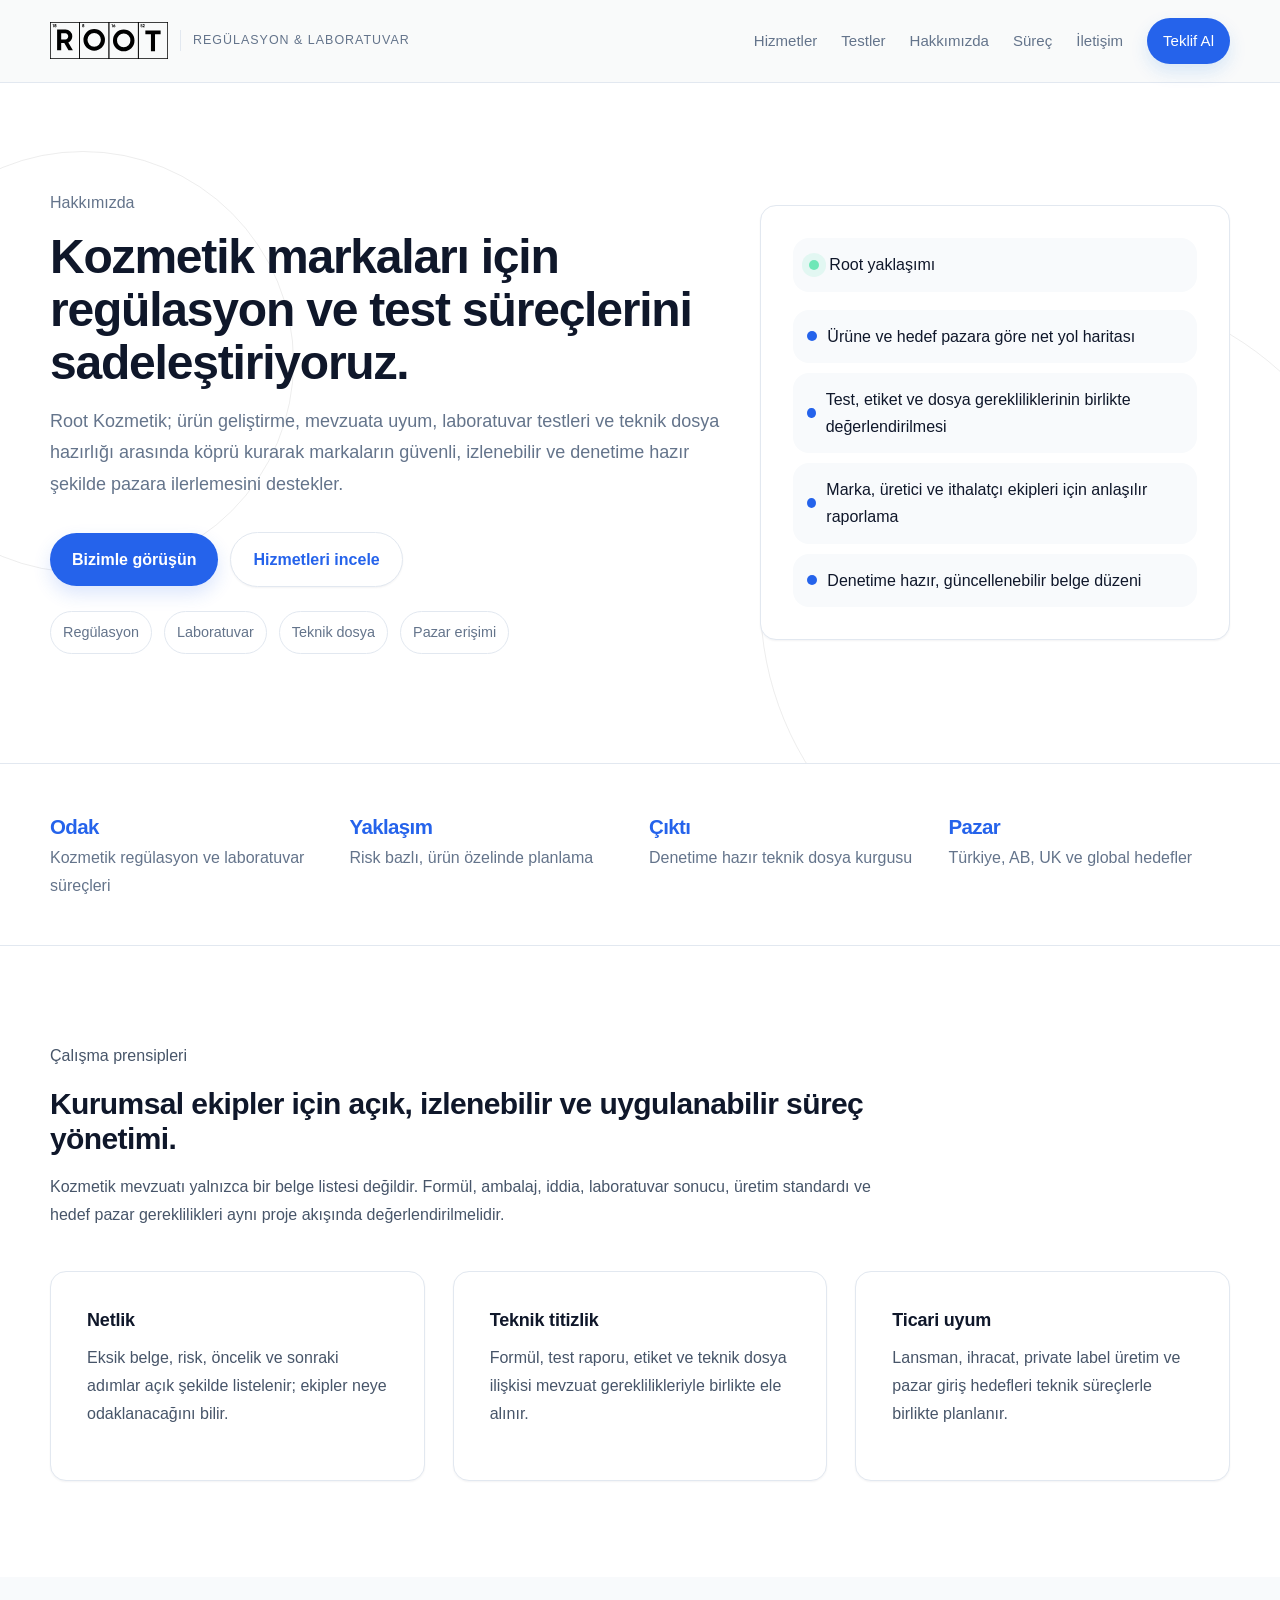
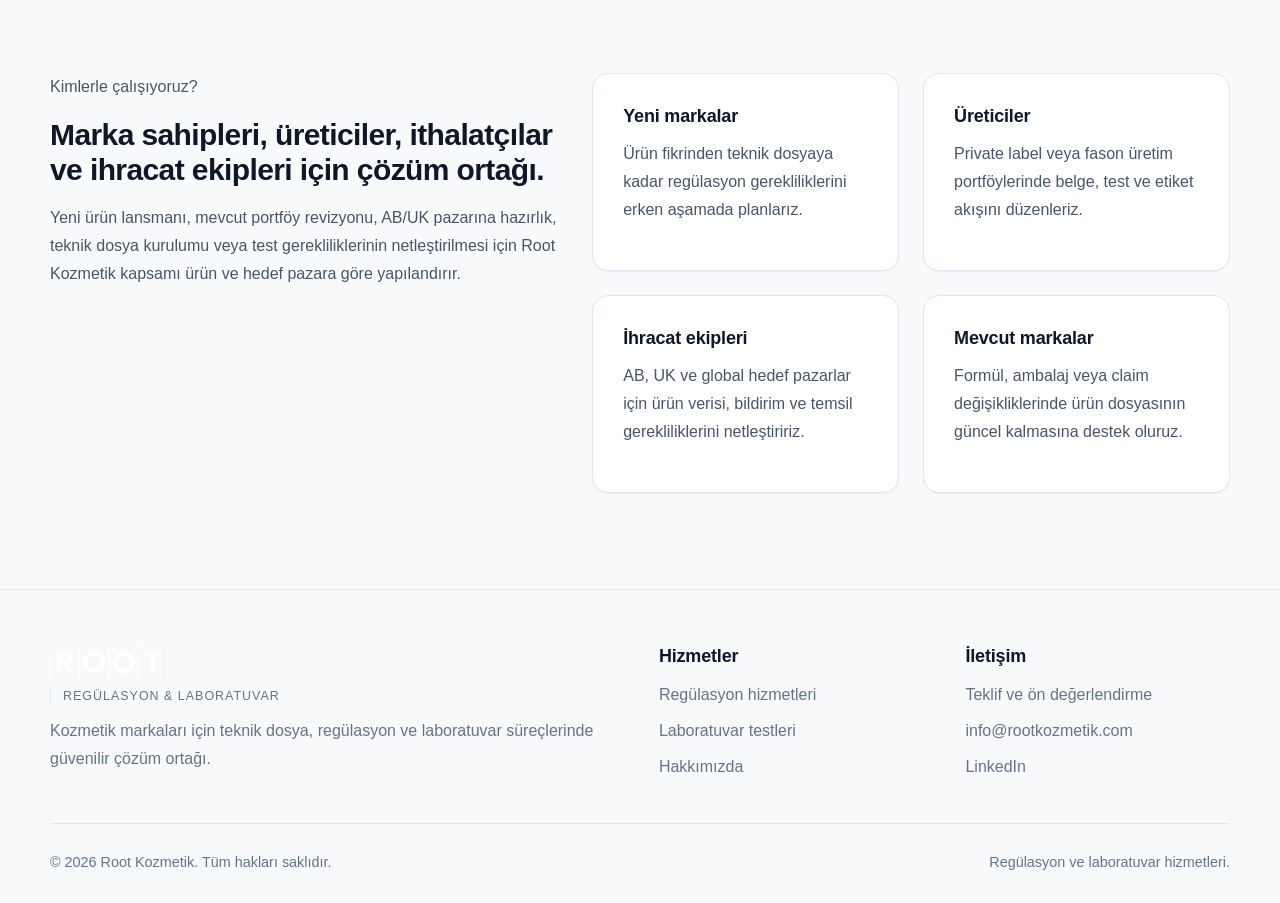
<file: hakkimizda.html>
<!doctype html>
<html lang="tr">
  <head>
    <meta charset="utf-8" />
    <meta name="viewport" content="width=device-width, initial-scale=1" />
    <title>Hakkımızda | Root Kozmetik</title>
    <meta
      name="description"
      content="Root Kozmetik; kozmetik markaları için regülasyon, teknik dosya, laboratuvar test koordinasyonu ve pazar erişimi süreçlerinde kurumsal çözüm ortağıdır."
    />
    <meta name="robots" content="index, follow, max-image-preview:large" />
    <meta name="author" content="Root Kozmetik" />
    <meta name="theme-color" content="#0049ff" />
    <link rel="icon" href="assets/favicon-32.png" type="image/png" />
    <link rel="apple-touch-icon" href="assets/apple-touch-icon.png" />
    <link rel="canonical" href="https://rootkozmetik.com/hakkimizda.html" />

    <meta property="og:type" content="website" />
    <meta property="og:title" content="Hakkımızda | Root Kozmetik" />
    <meta
      property="og:description"
      content="Kozmetik regülasyon ve laboratuvar süreçlerini markalar için net, izlenebilir ve denetime hazır hale getiren çözüm ortağı."
    />
    <meta property="og:url" content="https://rootkozmetik.com/hakkimizda.html" />
    <meta property="og:locale" content="tr_TR" />

    <link rel="stylesheet" href="styles.css" />

    <script type="application/ld+json">
      {
        "@context": "https://schema.org",
        "@type": "AboutPage",
        "name": "Hakkımızda | Root Kozmetik",
        "url": "https://rootkozmetik.com/hakkimizda.html",
        "about": {
          "@type": "ProfessionalService",
          "name": "Root Kozmetik",
          "description": "Kozmetik regülasyon danışmanlığı, laboratuvar test koordinasyonu ve teknik dosya hizmetleri."
        }
      }
    </script>
  </head>
  <body>
    <header class="site-header" data-header>
      <a class="brand" href="index.html" aria-label="Root Kozmetik ana sayfa">
        <img class="brand-logo" src="assets/root-logo-dark.svg" alt="Root Kozmetik" />
        <span class="brand-line">Regülasyon & Laboratuvar</span>
      </a>

      <button class="nav-toggle" type="button" aria-label="Menüyü aç" aria-expanded="false" data-nav-toggle>
        <span></span>
        <span></span>
        <span></span>
      </button>

      <nav class="main-nav" data-nav>
        <a href="hizmetler.html">Hizmetler</a>
        <a href="testler.html">Testler</a>
        <a href="hakkimizda.html" aria-current="page">Hakkımızda</a>
        <a href="index.html#surec">Süreç</a>
        <a href="iletisim.html">İletişim</a>
        <a class="nav-cta" href="iletisim.html">Teklif Al</a>
      </nav>
    </header>

    <main id="top">
      <section class="hero section-pad page-hero">
        <div class="hero-grid container">
          <div class="hero-copy">
            <p class="eyebrow">Hakkımızda</p>
            <h1>Kozmetik markaları için regülasyon ve test süreçlerini sadeleştiriyoruz.</h1>
            <p class="hero-lead">
              Root Kozmetik; ürün geliştirme, mevzuata uyum, laboratuvar testleri ve teknik dosya hazırlığı arasında
              köprü kurarak markaların güvenli, izlenebilir ve denetime hazır şekilde pazara ilerlemesini destekler.
            </p>
            <div class="hero-actions">
              <a class="btn btn-primary" href="iletisim.html">Bizimle görüşün</a>
              <a class="btn btn-secondary" href="hizmetler.html">Hizmetleri incele</a>
            </div>
            <div class="trust-row">
              <span>Regülasyon</span>
              <span>Laboratuvar</span>
              <span>Teknik dosya</span>
              <span>Pazar erişimi</span>
            </div>
          </div>

          <div class="hero-panel">
            <div class="panel-top">
              <span class="status-dot"></span>
              <span>Root yaklaşımı</span>
            </div>
            <ul class="check-list page-check-list">
              <li><span></span> Ürüne ve hedef pazara göre net yol haritası</li>
              <li><span></span> Test, etiket ve dosya gerekliliklerinin birlikte değerlendirilmesi</li>
              <li><span></span> Marka, üretici ve ithalatçı ekipleri için anlaşılır raporlama</li>
              <li><span></span> Denetime hazır, güncellenebilir belge düzeni</li>
            </ul>
          </div>
        </div>
      </section>

      <section class="metrics">
        <div class="container metrics-grid">
          <div>
            <strong>Odak</strong>
            <span>Kozmetik regülasyon ve laboratuvar süreçleri</span>
          </div>
          <div>
            <strong>Yaklaşım</strong>
            <span>Risk bazlı, ürün özelinde planlama</span>
          </div>
          <div>
            <strong>Çıktı</strong>
            <span>Denetime hazır teknik dosya kurgusu</span>
          </div>
          <div>
            <strong>Pazar</strong>
            <span>Türkiye, AB, UK ve global hedefler</span>
          </div>
        </div>
      </section>

      <section class="section-pad">
        <div class="container">
          <div class="section-heading">
            <p class="eyebrow">Çalışma prensipleri</p>
            <h2>Kurumsal ekipler için açık, izlenebilir ve uygulanabilir süreç yönetimi.</h2>
            <p>
              Kozmetik mevzuatı yalnızca bir belge listesi değildir. Formül, ambalaj, iddia, laboratuvar sonucu,
              üretim standardı ve hedef pazar gereklilikleri aynı proje akışında değerlendirilmelidir.
            </p>
          </div>

          <div class="value-grid">
            <article>
              <h3>Netlik</h3>
              <p>Eksik belge, risk, öncelik ve sonraki adımlar açık şekilde listelenir; ekipler neye odaklanacağını bilir.</p>
            </article>
            <article>
              <h3>Teknik titizlik</h3>
              <p>Formül, test raporu, etiket ve teknik dosya ilişkisi mevzuat gereklilikleriyle birlikte ele alınır.</p>
            </article>
            <article>
              <h3>Ticari uyum</h3>
              <p>Lansman, ihracat, private label üretim ve pazar giriş hedefleri teknik süreçlerle birlikte planlanır.</p>
            </article>
          </div>
        </div>
      </section>

      <section class="section-pad soft-bg">
        <div class="container split">
          <div>
            <p class="eyebrow">Kimlerle çalışıyoruz?</p>
            <h2>Marka sahipleri, üreticiler, ithalatçılar ve ihracat ekipleri için çözüm ortağı.</h2>
            <p>
              Yeni ürün lansmanı, mevcut portföy revizyonu, AB/UK pazarına hazırlık, teknik dosya kurulumu veya test
              gerekliliklerinin netleştirilmesi için Root Kozmetik kapsamı ürün ve hedef pazara göre yapılandırır.
            </p>
          </div>

          <div class="test-list">
            <article>
              <h3>Yeni markalar</h3>
              <p>Ürün fikrinden teknik dosyaya kadar regülasyon gerekliliklerini erken aşamada planlarız.</p>
            </article>
            <article>
              <h3>Üreticiler</h3>
              <p>Private label veya fason üretim portföylerinde belge, test ve etiket akışını düzenleriz.</p>
            </article>
            <article>
              <h3>İhracat ekipleri</h3>
              <p>AB, UK ve global hedef pazarlar için ürün verisi, bildirim ve temsil gerekliliklerini netleştiririz.</p>
            </article>
            <article>
              <h3>Mevcut markalar</h3>
              <p>Formül, ambalaj veya claim değişikliklerinde ürün dosyasının güncel kalmasına destek oluruz.</p>
            </article>
          </div>
        </div>
      </section>
    </main>

    <footer class="site-footer">
      <div class="container footer-grid">
        <div>
          <a class="brand footer-brand" href="index.html">
            <img class="brand-logo" src="assets/root-logo-light.svg" alt="Root Kozmetik" />
            <span class="brand-line">Regülasyon & Laboratuvar</span>
          </a>
          <p>Kozmetik markaları için teknik dosya, regülasyon ve laboratuvar süreçlerinde güvenilir çözüm ortağı.</p>
        </div>
        <div>
          <h3>Hizmetler</h3>
          <a href="hizmetler.html">Regülasyon hizmetleri</a>
          <a href="testler.html">Laboratuvar testleri</a>
          <a href="hakkimizda.html">Hakkımızda</a>
        </div>
        <div>
          <h3>İletişim</h3>
          <a href="iletisim.html">Teklif ve ön değerlendirme</a>
          <a href="mailto:info@rootkozmetik.com">info@rootkozmetik.com</a>
          <a href="https://www.linkedin.com/" rel="noopener">LinkedIn</a>
        </div>
      </div>
      <div class="container footer-bottom">
        <span>© 2026 Root Kozmetik. Tüm hakları saklıdır.</span>
        <span>Regülasyon ve laboratuvar hizmetleri.</span>
      </div>
    </footer>

    <script src="script.js"></script>
  </body>
</html>
</file>
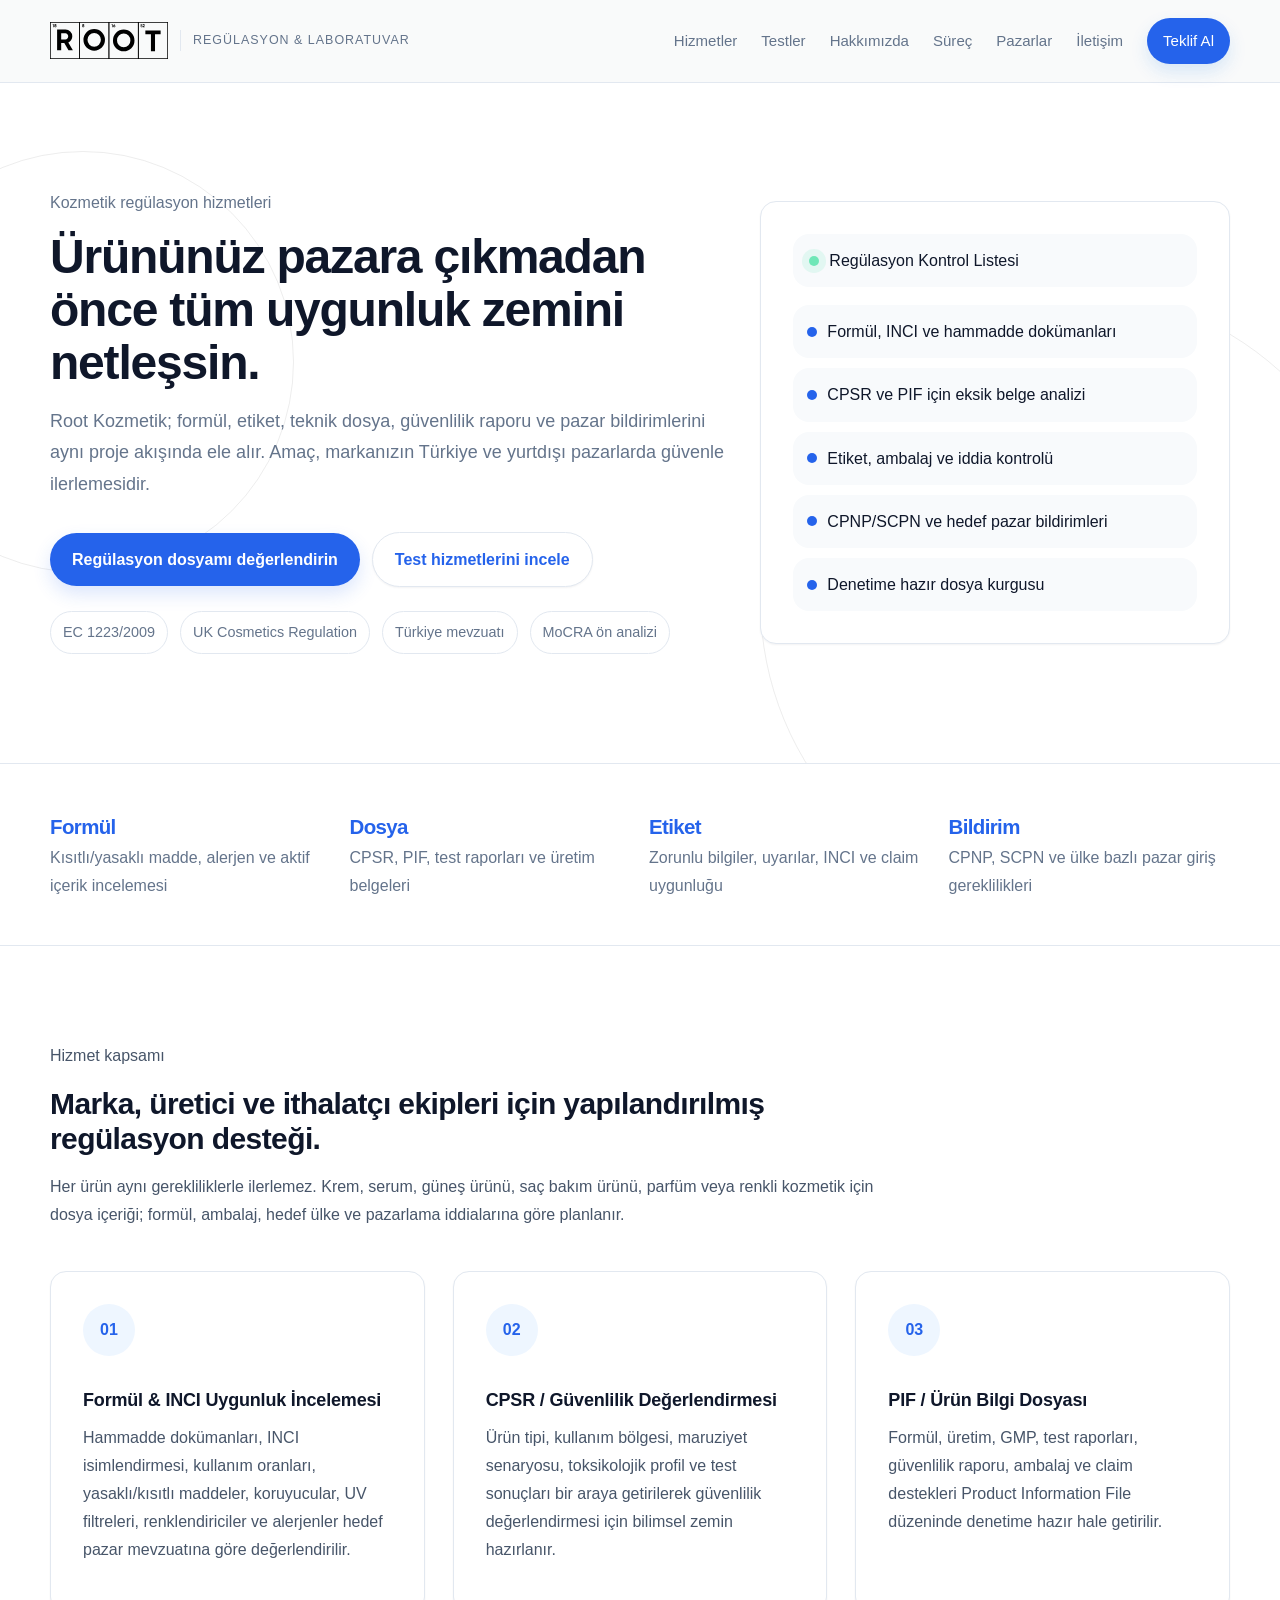
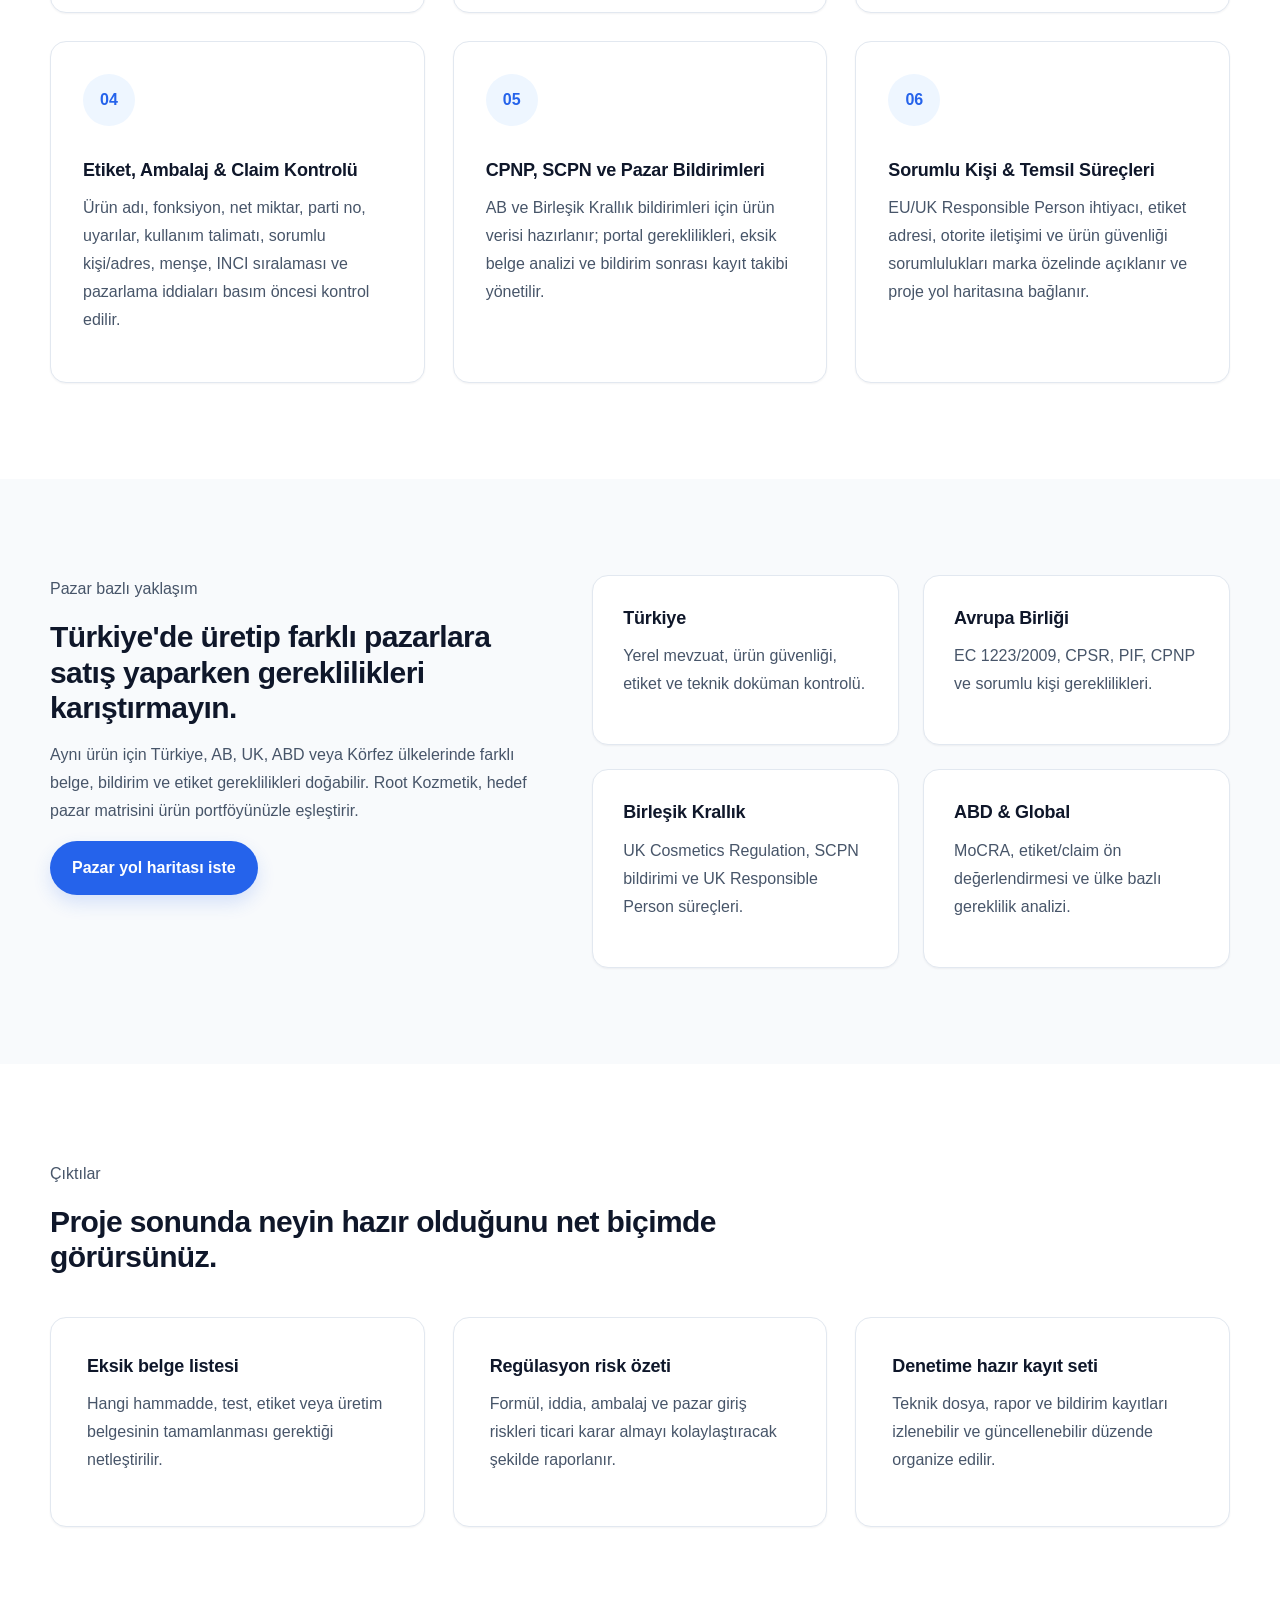
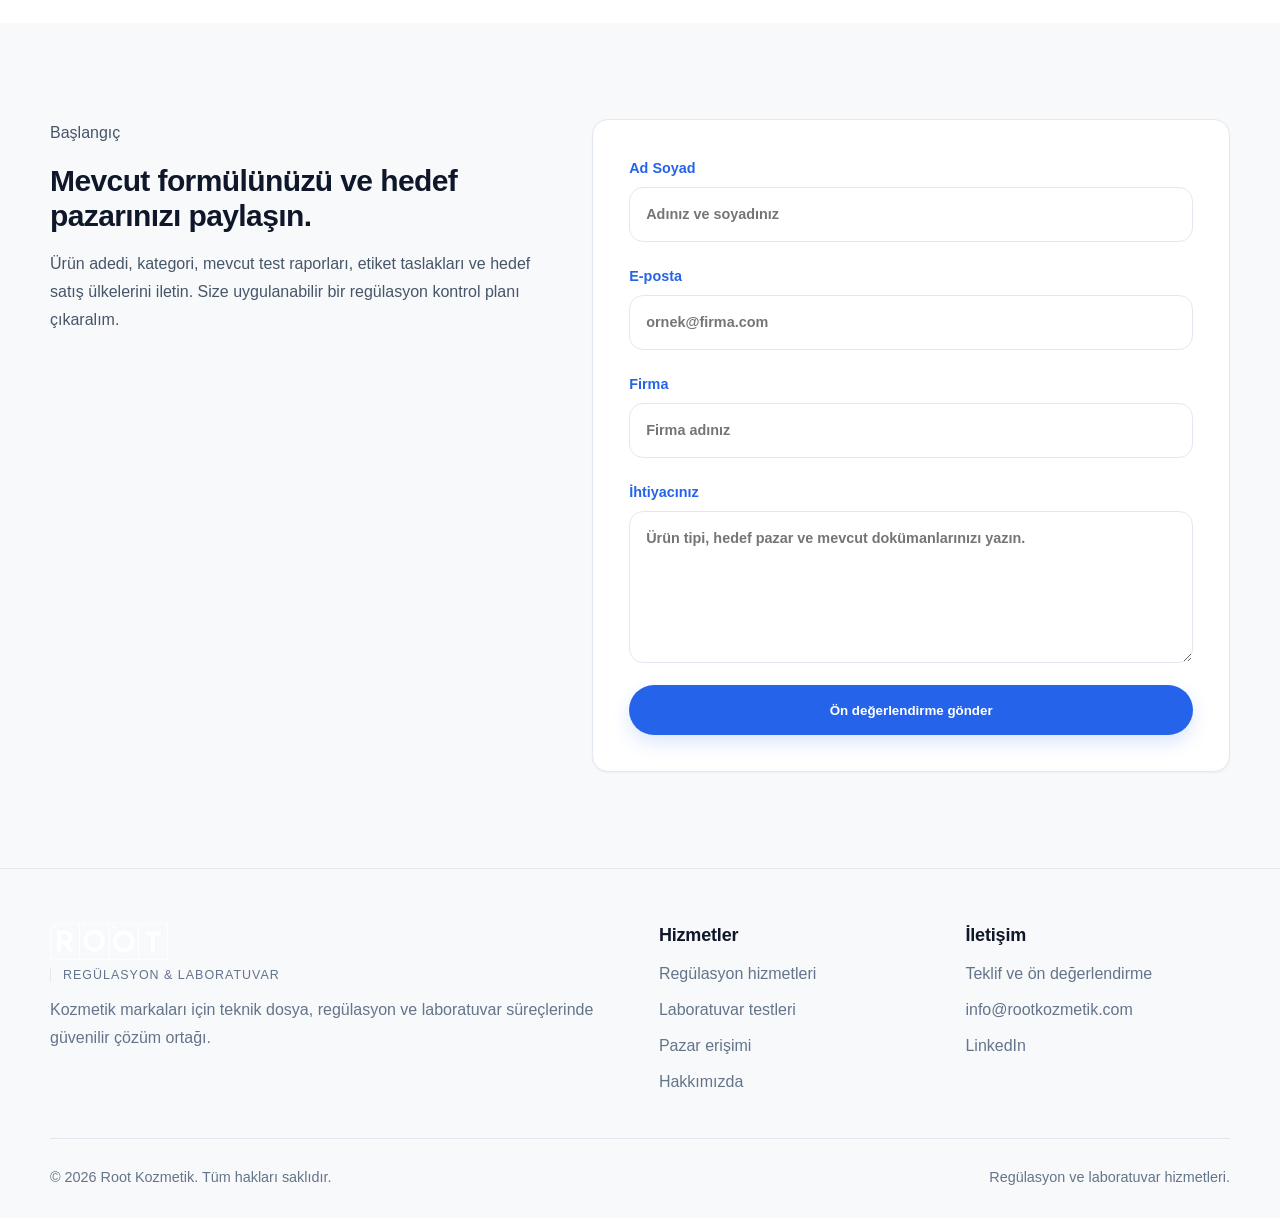
<file: hizmetler.html>
<!doctype html>
<html lang="tr">
  <head>
    <meta charset="utf-8" />
    <meta name="viewport" content="width=device-width, initial-scale=1" />
    <title>Hizmetler | Root Kozmetik Regülasyon Danışmanlığı</title>
    <meta
      name="description"
      content="Root Kozmetik; formül uygunluk incelemesi, CPSR, PIF, etiket kontrolü, CPNP/SCPN bildirimleri ve sorumlu kişi süreçlerinde kozmetik markalarına uçtan uca destek verir."
    />
    <meta
      name="keywords"
      content="kozmetik regülasyon hizmetleri, CPSR, PIF, CPNP, SCPN, sorumlu kişi, kozmetik etiket kontrolü, kozmetik ürün güvenlilik değerlendirmesi"
    />
    <meta name="robots" content="index, follow, max-image-preview:large" />
    <meta name="author" content="Root Kozmetik" />
    <meta name="theme-color" content="#0049ff" />
    <link rel="icon" href="assets/favicon-32.png" type="image/png" />
    <link rel="apple-touch-icon" href="assets/apple-touch-icon.png" />
    <link rel="canonical" href="https://rootkozmetik.com/hizmetler.html" />

    <meta property="og:type" content="website" />
    <meta property="og:title" content="Hizmetler | Root Kozmetik Regülasyon Danışmanlığı" />
    <meta
      property="og:description"
      content="Kozmetik markaları için regülasyon, güvenlilik dosyası, etiket uygunluğu ve pazar bildirimleri."
    />
    <meta property="og:url" content="https://rootkozmetik.com/hizmetler.html" />
    <meta property="og:locale" content="tr_TR" />

    <link rel="stylesheet" href="styles.css" />

    <script type="application/ld+json">
      {
        "@context": "https://schema.org",
        "@type": "Service",
        "name": "Kozmetik Regülasyon Hizmetleri",
        "provider": {
          "@type": "ProfessionalService",
          "name": "Root Kozmetik",
          "url": "https://rootkozmetik.com/"
        },
        "areaServed": ["Türkiye", "European Union", "United Kingdom", "United States"],
        "serviceType": [
          "Formül uygunluk incelemesi",
          "CPSR hazırlığı",
          "PIF hazırlığı",
          "Etiket ve claim kontrolü",
          "CPNP ve SCPN bildirimleri",
          "Sorumlu kişi süreç danışmanlığı"
        ]
      }
    </script>
  </head>
  <body>
    <header class="site-header" data-header>
      <a class="brand" href="index.html" aria-label="Root Kozmetik ana sayfa">
        <img class="brand-logo" src="assets/root-logo-dark.svg" alt="Root Kozmetik" />
        <span class="brand-line">Regülasyon & Laboratuvar</span>
      </a>

      <button class="nav-toggle" type="button" aria-label="Menüyü aç" aria-expanded="false" data-nav-toggle>
        <span></span>
        <span></span>
        <span></span>
      </button>

      <nav class="main-nav" data-nav>
        <a href="hizmetler.html">Hizmetler</a>
        <a href="testler.html">Testler</a>
        <a href="hakkimizda.html">Hakkımızda</a>
        <a href="index.html#surec">Süreç</a>
        <a href="index.html#pazarlar">Pazarlar</a>
        <a href="iletisim.html">İletişim</a>
        <a class="nav-cta" href="iletisim.html">Teklif Al</a>
      </nav>
    </header>

    <main id="top">
      <section class="hero section-pad page-hero">
        <div class="hero-grid container">
          <div class="hero-copy">
            <p class="eyebrow">Kozmetik regülasyon hizmetleri</p>
            <h1>Ürününüz pazara çıkmadan önce tüm uygunluk zemini netleşsin.</h1>
            <p class="hero-lead">
              Root Kozmetik; formül, etiket, teknik dosya, güvenlilik raporu ve pazar bildirimlerini aynı proje
              akışında ele alır. Amaç, markanızın Türkiye ve yurtdışı pazarlarda güvenle ilerlemesidir.
            </p>
            <div class="hero-actions">
              <a class="btn btn-primary" href="iletisim.html">Regülasyon dosyamı değerlendirin</a>
              <a class="btn btn-secondary" href="testler.html">Test hizmetlerini incele</a>
            </div>
            <div class="trust-row">
              <span>EC 1223/2009</span>
              <span>UK Cosmetics Regulation</span>
              <span>Türkiye mevzuatı</span>
              <span>MoCRA ön analizi</span>
            </div>
          </div>

          <div class="hero-panel">
            <div class="panel-top">
              <span class="status-dot"></span>
              <span>Regülasyon Kontrol Listesi</span>
            </div>
            <ul class="check-list page-check-list">
              <li><span></span> Formül, INCI ve hammadde dokümanları</li>
              <li><span></span> CPSR ve PIF için eksik belge analizi</li>
              <li><span></span> Etiket, ambalaj ve iddia kontrolü</li>
              <li><span></span> CPNP/SCPN ve hedef pazar bildirimleri</li>
              <li><span></span> Denetime hazır dosya kurgusu</li>
            </ul>
          </div>
        </div>
      </section>

      <section class="metrics">
        <div class="container metrics-grid">
          <div>
            <strong>Formül</strong>
            <span>Kısıtlı/yasaklı madde, alerjen ve aktif içerik incelemesi</span>
          </div>
          <div>
            <strong>Dosya</strong>
            <span>CPSR, PIF, test raporları ve üretim belgeleri</span>
          </div>
          <div>
            <strong>Etiket</strong>
            <span>Zorunlu bilgiler, uyarılar, INCI ve claim uygunluğu</span>
          </div>
          <div>
            <strong>Bildirim</strong>
            <span>CPNP, SCPN ve ülke bazlı pazar giriş gereklilikleri</span>
          </div>
        </div>
      </section>

      <section class="section-pad">
        <div class="container">
          <div class="section-heading">
            <p class="eyebrow">Hizmet kapsamı</p>
            <h2>Marka, üretici ve ithalatçı ekipleri için yapılandırılmış regülasyon desteği.</h2>
            <p>
              Her ürün aynı gerekliliklerle ilerlemez. Krem, serum, güneş ürünü, saç bakım ürünü, parfüm veya renkli
              kozmetik için dosya içeriği; formül, ambalaj, hedef ülke ve pazarlama iddialarına göre planlanır.
            </p>
          </div>

          <div class="cards service-grid">
            <article class="card">
              <span class="card-icon">01</span>
              <h3>Formül & INCI Uygunluk İncelemesi</h3>
              <p>
                Hammadde dokümanları, INCI isimlendirmesi, kullanım oranları, yasaklı/kısıtlı maddeler, koruyucular,
                UV filtreleri, renklendiriciler ve alerjenler hedef pazar mevzuatına göre değerlendirilir.
              </p>
            </article>
            <article class="card">
              <span class="card-icon">02</span>
              <h3>CPSR / Güvenlilik Değerlendirmesi</h3>
              <p>
                Ürün tipi, kullanım bölgesi, maruziyet senaryosu, toksikolojik profil ve test sonuçları bir araya
                getirilerek güvenlilik değerlendirmesi için bilimsel zemin hazırlanır.
              </p>
            </article>
            <article class="card">
              <span class="card-icon">03</span>
              <h3>PIF / Ürün Bilgi Dosyası</h3>
              <p>
                Formül, üretim, GMP, test raporları, güvenlilik raporu, ambalaj ve claim destekleri Product Information
                File düzeninde denetime hazır hale getirilir.
              </p>
            </article>
            <article class="card">
              <span class="card-icon">04</span>
              <h3>Etiket, Ambalaj & Claim Kontrolü</h3>
              <p>
                Ürün adı, fonksiyon, net miktar, parti no, uyarılar, kullanım talimatı, sorumlu kişi/adres, menşe,
                INCI sıralaması ve pazarlama iddiaları basım öncesi kontrol edilir.
              </p>
            </article>
            <article class="card">
              <span class="card-icon">05</span>
              <h3>CPNP, SCPN ve Pazar Bildirimleri</h3>
              <p>
                AB ve Birleşik Krallık bildirimleri için ürün verisi hazırlanır; portal gereklilikleri, eksik belge
                analizi ve bildirim sonrası kayıt takibi yönetilir.
              </p>
            </article>
            <article class="card">
              <span class="card-icon">06</span>
              <h3>Sorumlu Kişi & Temsil Süreçleri</h3>
              <p>
                EU/UK Responsible Person ihtiyacı, etiket adresi, otorite iletişimi ve ürün güvenliği sorumlulukları
                marka özelinde açıklanır ve proje yol haritasına bağlanır.
              </p>
            </article>
          </div>
        </div>
      </section>

      <section class="section-pad soft-bg">
        <div class="container split">
          <div>
            <p class="eyebrow">Pazar bazlı yaklaşım</p>
            <h2>Türkiye'de üretip farklı pazarlara satış yaparken gereklilikleri karıştırmayın.</h2>
            <p>
              Aynı ürün için Türkiye, AB, UK, ABD veya Körfez ülkelerinde farklı belge, bildirim ve etiket gereklilikleri
              doğabilir. Root Kozmetik, hedef pazar matrisini ürün portföyünüzle eşleştirir.
            </p>
            <a class="btn btn-primary" href="iletisim.html">Pazar yol haritası iste</a>
          </div>
          <div class="test-list">
            <article>
              <h3>Türkiye</h3>
              <p>Yerel mevzuat, ürün güvenliği, etiket ve teknik doküman kontrolü.</p>
            </article>
            <article>
              <h3>Avrupa Birliği</h3>
              <p>EC 1223/2009, CPSR, PIF, CPNP ve sorumlu kişi gereklilikleri.</p>
            </article>
            <article>
              <h3>Birleşik Krallık</h3>
              <p>UK Cosmetics Regulation, SCPN bildirimi ve UK Responsible Person süreçleri.</p>
            </article>
            <article>
              <h3>ABD & Global</h3>
              <p>MoCRA, etiket/claim ön değerlendirmesi ve ülke bazlı gereklilik analizi.</p>
            </article>
          </div>
        </div>
      </section>

      <section class="section-pad">
        <div class="container">
          <div class="section-heading">
            <p class="eyebrow">Çıktılar</p>
            <h2>Proje sonunda neyin hazır olduğunu net biçimde görürsünüz.</h2>
          </div>
          <div class="value-grid">
            <article>
              <h3>Eksik belge listesi</h3>
              <p>Hangi hammadde, test, etiket veya üretim belgesinin tamamlanması gerektiği netleştirilir.</p>
            </article>
            <article>
              <h3>Regülasyon risk özeti</h3>
              <p>Formül, iddia, ambalaj ve pazar giriş riskleri ticari karar almayı kolaylaştıracak şekilde raporlanır.</p>
            </article>
            <article>
              <h3>Denetime hazır kayıt seti</h3>
              <p>Teknik dosya, rapor ve bildirim kayıtları izlenebilir ve güncellenebilir düzende organize edilir.</p>
            </article>
          </div>
        </div>
      </section>

      <section class="section-pad contact-section">
        <div class="container contact-grid">
          <div>
            <p class="eyebrow">Başlangıç</p>
            <h2>Mevcut formülünüzü ve hedef pazarınızı paylaşın.</h2>
            <p>
              Ürün adedi, kategori, mevcut test raporları, etiket taslakları ve hedef satış ülkelerini iletin. Size
              uygulanabilir bir regülasyon kontrol planı çıkaralım.
            </p>
          </div>
          <form class="contact-form" action="mailto:info@rootkozmetik.com" method="post" enctype="text/plain">
            <label>
              Ad Soyad
              <input name="ad_soyad" type="text" placeholder="Adınız ve soyadınız" required />
            </label>
            <label>
              E-posta
              <input name="email" type="email" placeholder="ornek@firma.com" required />
            </label>
            <label>
              Firma
              <input name="firma" type="text" placeholder="Firma adınız" />
            </label>
            <label>
              İhtiyacınız
              <textarea name="mesaj" rows="5" placeholder="Ürün tipi, hedef pazar ve mevcut dokümanlarınızı yazın."></textarea>
            </label>
            <button class="btn btn-primary" type="submit">Ön değerlendirme gönder</button>
          </form>
        </div>
      </section>
    </main>

    <footer class="site-footer">
      <div class="container footer-grid">
        <div>
          <a class="brand footer-brand" href="index.html">
            <img class="brand-logo" src="assets/root-logo-light.svg" alt="Root Kozmetik" />
            <span class="brand-line">Regülasyon & Laboratuvar</span>
          </a>
          <p>Kozmetik markaları için teknik dosya, regülasyon ve laboratuvar süreçlerinde güvenilir çözüm ortağı.</p>
        </div>
        <div>
          <h3>Hizmetler</h3>
          <a href="hizmetler.html">Regülasyon hizmetleri</a>
          <a href="testler.html">Laboratuvar testleri</a>
          <a href="index.html#pazarlar">Pazar erişimi</a>
          <a href="hakkimizda.html">Hakkımızda</a>
        </div>
        <div>
          <h3>İletişim</h3>
          <a href="iletisim.html">Teklif ve ön değerlendirme</a>
          <a href="mailto:info@rootkozmetik.com">info@rootkozmetik.com</a>
          <a href="https://www.linkedin.com/" rel="noopener">LinkedIn</a>
        </div>
      </div>
      <div class="container footer-bottom">
        <span>© 2026 Root Kozmetik. Tüm hakları saklıdır.</span>
        <span>Regülasyon ve laboratuvar hizmetleri.</span>
      </div>
    </footer>

    <script src="script.js"></script>
  </body>
</html>
</file>
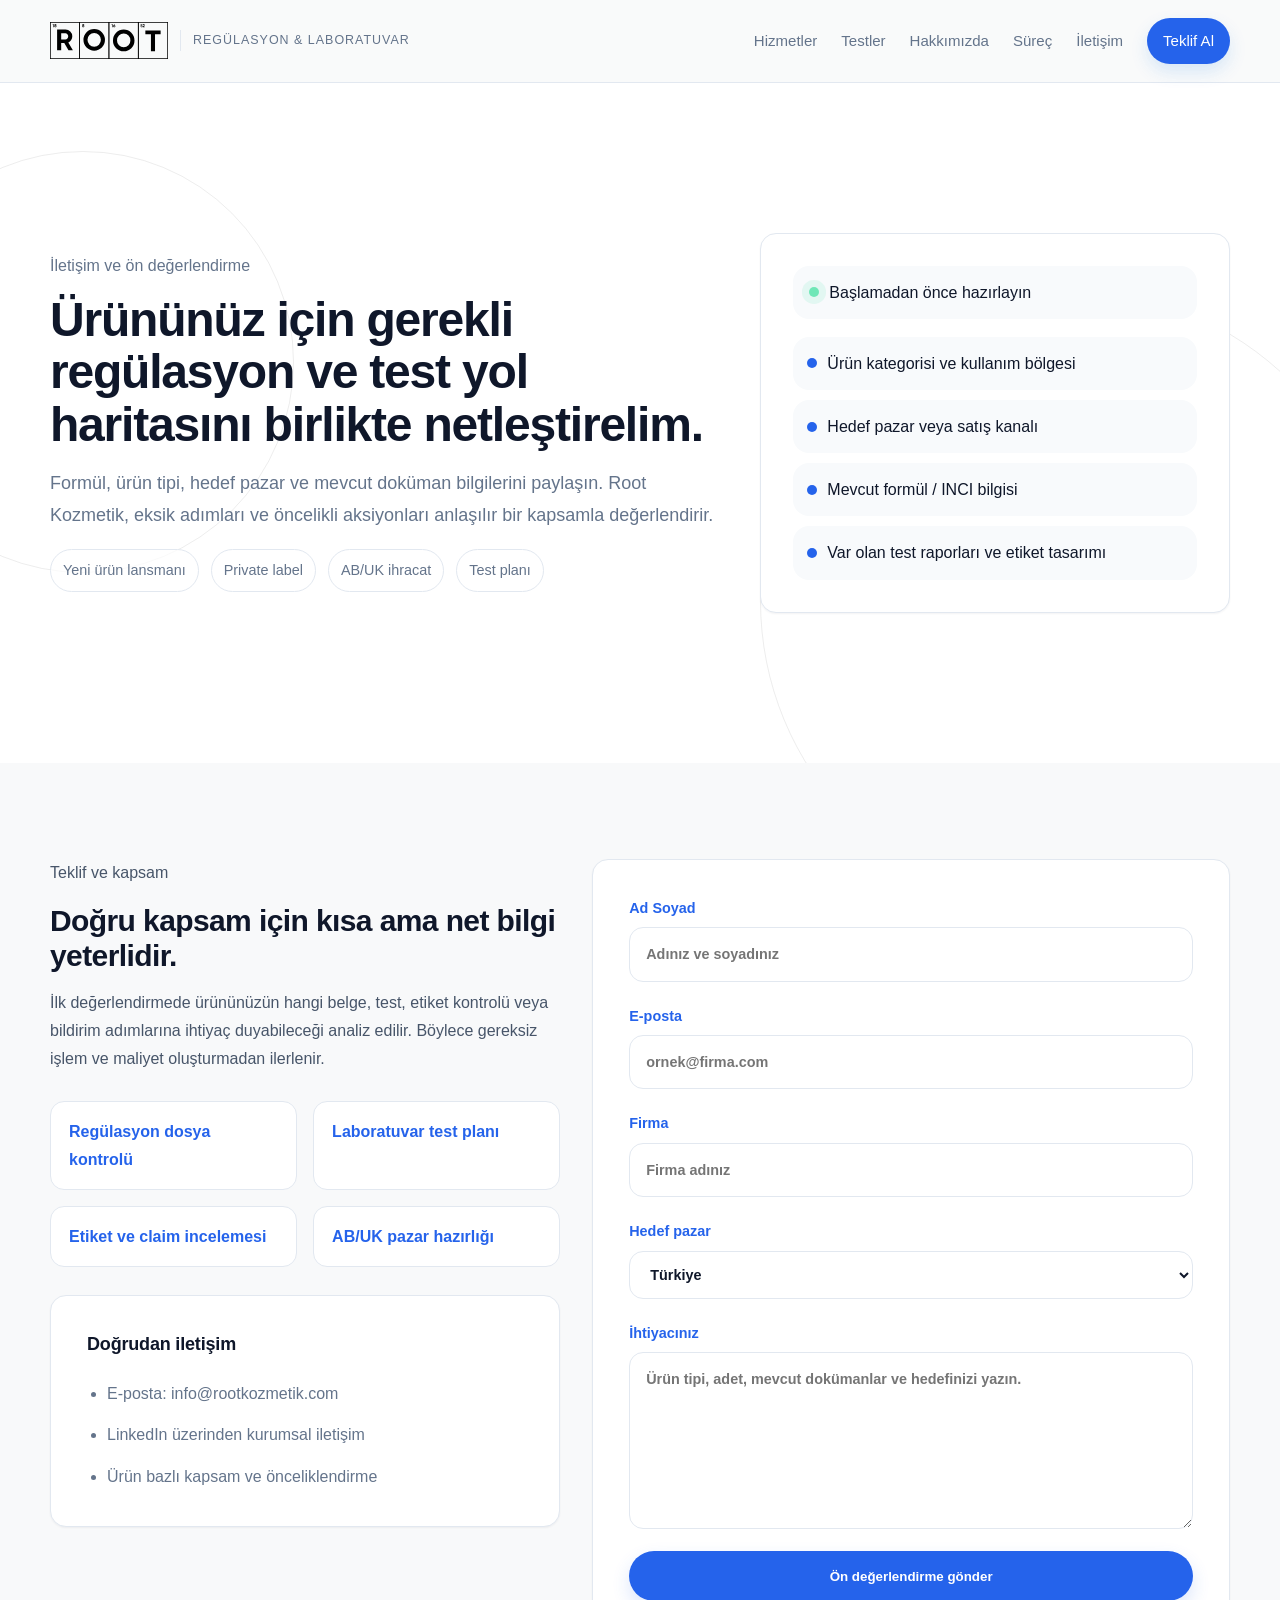
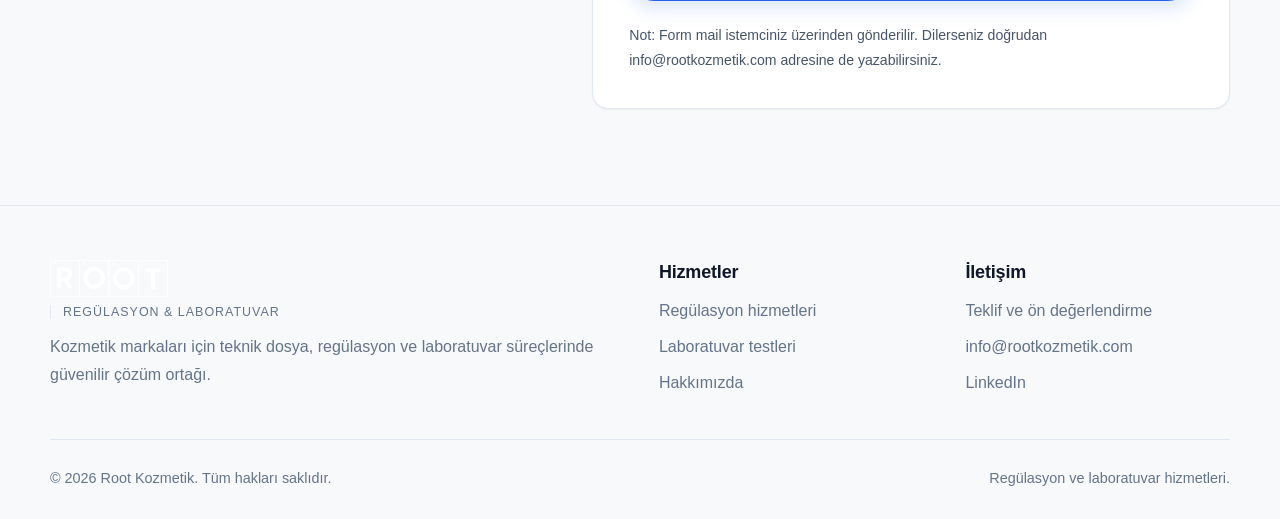
<file: iletisim.html>
<!doctype html>
<html lang="tr">
  <head>
    <meta charset="utf-8" />
    <meta name="viewport" content="width=device-width, initial-scale=1" />
    <title>İletişim | Root Kozmetik</title>
    <meta
      name="description"
      content="Root Kozmetik ile kozmetik regülasyon, teknik dosya ve laboratuvar test ihtiyaçlarınız için iletişime geçin."
    />
    <meta name="robots" content="index, follow, max-image-preview:large" />
    <meta name="author" content="Root Kozmetik" />
    <meta name="theme-color" content="#0049ff" />
    <link rel="icon" href="assets/favicon-32.png" type="image/png" />
    <link rel="apple-touch-icon" href="assets/apple-touch-icon.png" />
    <link rel="canonical" href="https://rootkozmetik.com/iletisim.html" />

    <meta property="og:type" content="website" />
    <meta property="og:title" content="İletişim | Root Kozmetik" />
    <meta
      property="og:description"
      content="Kozmetik ürününüz için regülasyon ve laboratuvar test yol haritası almak üzere Root Kozmetik ile iletişime geçin."
    />
    <meta property="og:url" content="https://rootkozmetik.com/iletisim.html" />
    <meta property="og:locale" content="tr_TR" />

    <link rel="stylesheet" href="styles.css" />

    <script type="application/ld+json">
      {
        "@context": "https://schema.org",
        "@type": "ContactPage",
        "name": "Root Kozmetik İletişim",
        "url": "https://rootkozmetik.com/iletisim.html",
        "mainEntity": {
          "@type": "ProfessionalService",
          "name": "Root Kozmetik",
          "email": "info@rootkozmetik.com"
        }
      }
    </script>
  </head>
  <body>
    <header class="site-header" data-header>
      <a class="brand" href="index.html" aria-label="Root Kozmetik ana sayfa">
        <img class="brand-logo" src="assets/root-logo-dark.svg" alt="Root Kozmetik" />
        <span class="brand-line">Regülasyon & Laboratuvar</span>
      </a>

      <button class="nav-toggle" type="button" aria-label="Menüyü aç" aria-expanded="false" data-nav-toggle>
        <span></span>
        <span></span>
        <span></span>
      </button>

      <nav class="main-nav" data-nav>
        <a href="hizmetler.html">Hizmetler</a>
        <a href="testler.html">Testler</a>
        <a href="hakkimizda.html">Hakkımızda</a>
        <a href="index.html#surec">Süreç</a>
        <a href="iletisim.html" aria-current="page">İletişim</a>
        <a class="nav-cta" href="iletisim.html">Teklif Al</a>
      </nav>
    </header>

    <main id="top">
      <section class="hero section-pad page-hero">
        <div class="hero-grid container">
          <div class="hero-copy">
            <p class="eyebrow">İletişim ve ön değerlendirme</p>
            <h1>Ürününüz için gerekli regülasyon ve test yol haritasını birlikte netleştirelim.</h1>
            <p class="hero-lead">
              Formül, ürün tipi, hedef pazar ve mevcut doküman bilgilerini paylaşın. Root Kozmetik, eksik adımları ve
              öncelikli aksiyonları anlaşılır bir kapsamla değerlendirir.
            </p>
            <div class="trust-row">
              <span>Yeni ürün lansmanı</span>
              <span>Private label</span>
              <span>AB/UK ihracat</span>
              <span>Test planı</span>
            </div>
          </div>

          <div class="hero-panel">
            <div class="panel-top">
              <span class="status-dot"></span>
              <span>Başlamadan önce hazırlayın</span>
            </div>
            <ul class="check-list page-check-list">
              <li><span></span> Ürün kategorisi ve kullanım bölgesi</li>
              <li><span></span> Hedef pazar veya satış kanalı</li>
              <li><span></span> Mevcut formül / INCI bilgisi</li>
              <li><span></span> Var olan test raporları ve etiket tasarımı</li>
            </ul>
          </div>
        </div>
      </section>

      <section class="section-pad contact-section">
        <div class="container contact-grid">
          <div>
            <p class="eyebrow">Teklif ve kapsam</p>
            <h2>Doğru kapsam için kısa ama net bilgi yeterlidir.</h2>
            <p>
              İlk değerlendirmede ürününüzün hangi belge, test, etiket kontrolü veya bildirim adımlarına ihtiyaç
              duyabileceği analiz edilir. Böylece gereksiz işlem ve maliyet oluşturmadan ilerlenir.
            </p>
            <ul class="contact-points">
              <li>Regülasyon dosya kontrolü</li>
              <li>Laboratuvar test planı</li>
              <li>Etiket ve claim incelemesi</li>
              <li>AB/UK pazar hazırlığı</li>
            </ul>
            <div class="service-summary">
              <h3>Doğrudan iletişim</h3>
              <ul>
                <li>E-posta: info@rootkozmetik.com</li>
                <li>LinkedIn üzerinden kurumsal iletişim</li>
                <li>Ürün bazlı kapsam ve önceliklendirme</li>
              </ul>
            </div>
          </div>

          <form class="contact-form" action="mailto:info@rootkozmetik.com" method="post" enctype="text/plain">
            <label>
              Ad Soyad
              <input name="ad_soyad" type="text" placeholder="Adınız ve soyadınız" required />
            </label>
            <label>
              E-posta
              <input name="email" type="email" placeholder="ornek@firma.com" required />
            </label>
            <label>
              Firma
              <input name="firma" type="text" placeholder="Firma adınız" />
            </label>
            <label>
              Hedef pazar
              <select name="hedef_pazar">
                <option>Türkiye</option>
                <option>Avrupa Birliği</option>
                <option>Birleşik Krallık</option>
                <option>ABD / MoCRA</option>
                <option>Birden fazla pazar</option>
              </select>
            </label>
            <label>
              İhtiyacınız
              <textarea name="mesaj" rows="6" placeholder="Ürün tipi, adet, mevcut dokümanlar ve hedefinizi yazın."></textarea>
            </label>
            <button class="btn btn-primary" type="submit">Ön değerlendirme gönder</button>
            <p class="form-note">Not: Form mail istemciniz üzerinden gönderilir. Dilerseniz doğrudan info@rootkozmetik.com adresine de yazabilirsiniz.</p>
          </form>
        </div>
      </section>
    </main>

    <footer class="site-footer">
      <div class="container footer-grid">
        <div>
          <a class="brand footer-brand" href="index.html">
            <img class="brand-logo" src="assets/root-logo-light.svg" alt="Root Kozmetik" />
            <span class="brand-line">Regülasyon & Laboratuvar</span>
          </a>
          <p>Kozmetik markaları için teknik dosya, regülasyon ve laboratuvar süreçlerinde güvenilir çözüm ortağı.</p>
        </div>
        <div>
          <h3>Hizmetler</h3>
          <a href="hizmetler.html">Regülasyon hizmetleri</a>
          <a href="testler.html">Laboratuvar testleri</a>
          <a href="hakkimizda.html">Hakkımızda</a>
        </div>
        <div>
          <h3>İletişim</h3>
          <a href="iletisim.html">Teklif ve ön değerlendirme</a>
          <a href="mailto:info@rootkozmetik.com">info@rootkozmetik.com</a>
          <a href="https://www.linkedin.com/" rel="noopener">LinkedIn</a>
        </div>
      </div>
      <div class="container footer-bottom">
        <span>© 2026 Root Kozmetik. Tüm hakları saklıdır.</span>
        <span>Regülasyon ve laboratuvar hizmetleri.</span>
      </div>
    </footer>

    <script src="script.js"></script>
  </body>
</html>
</file>
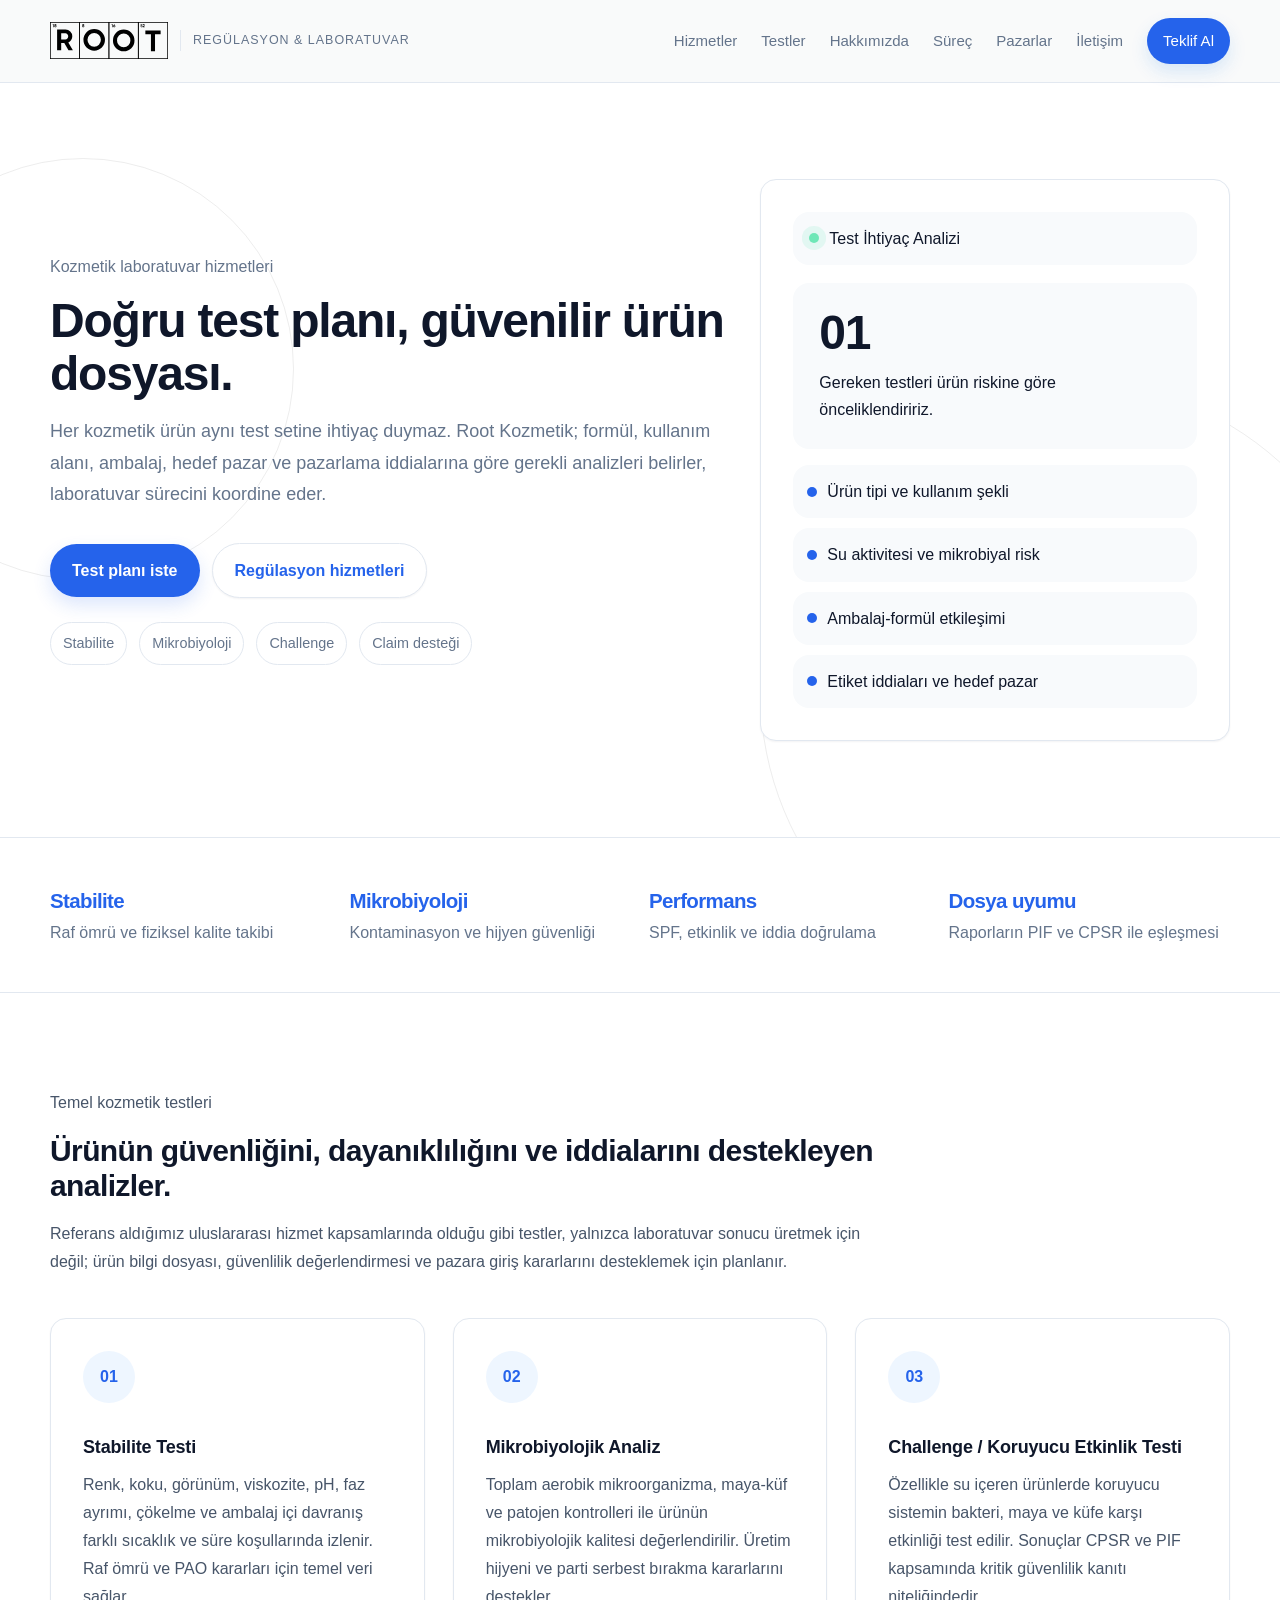
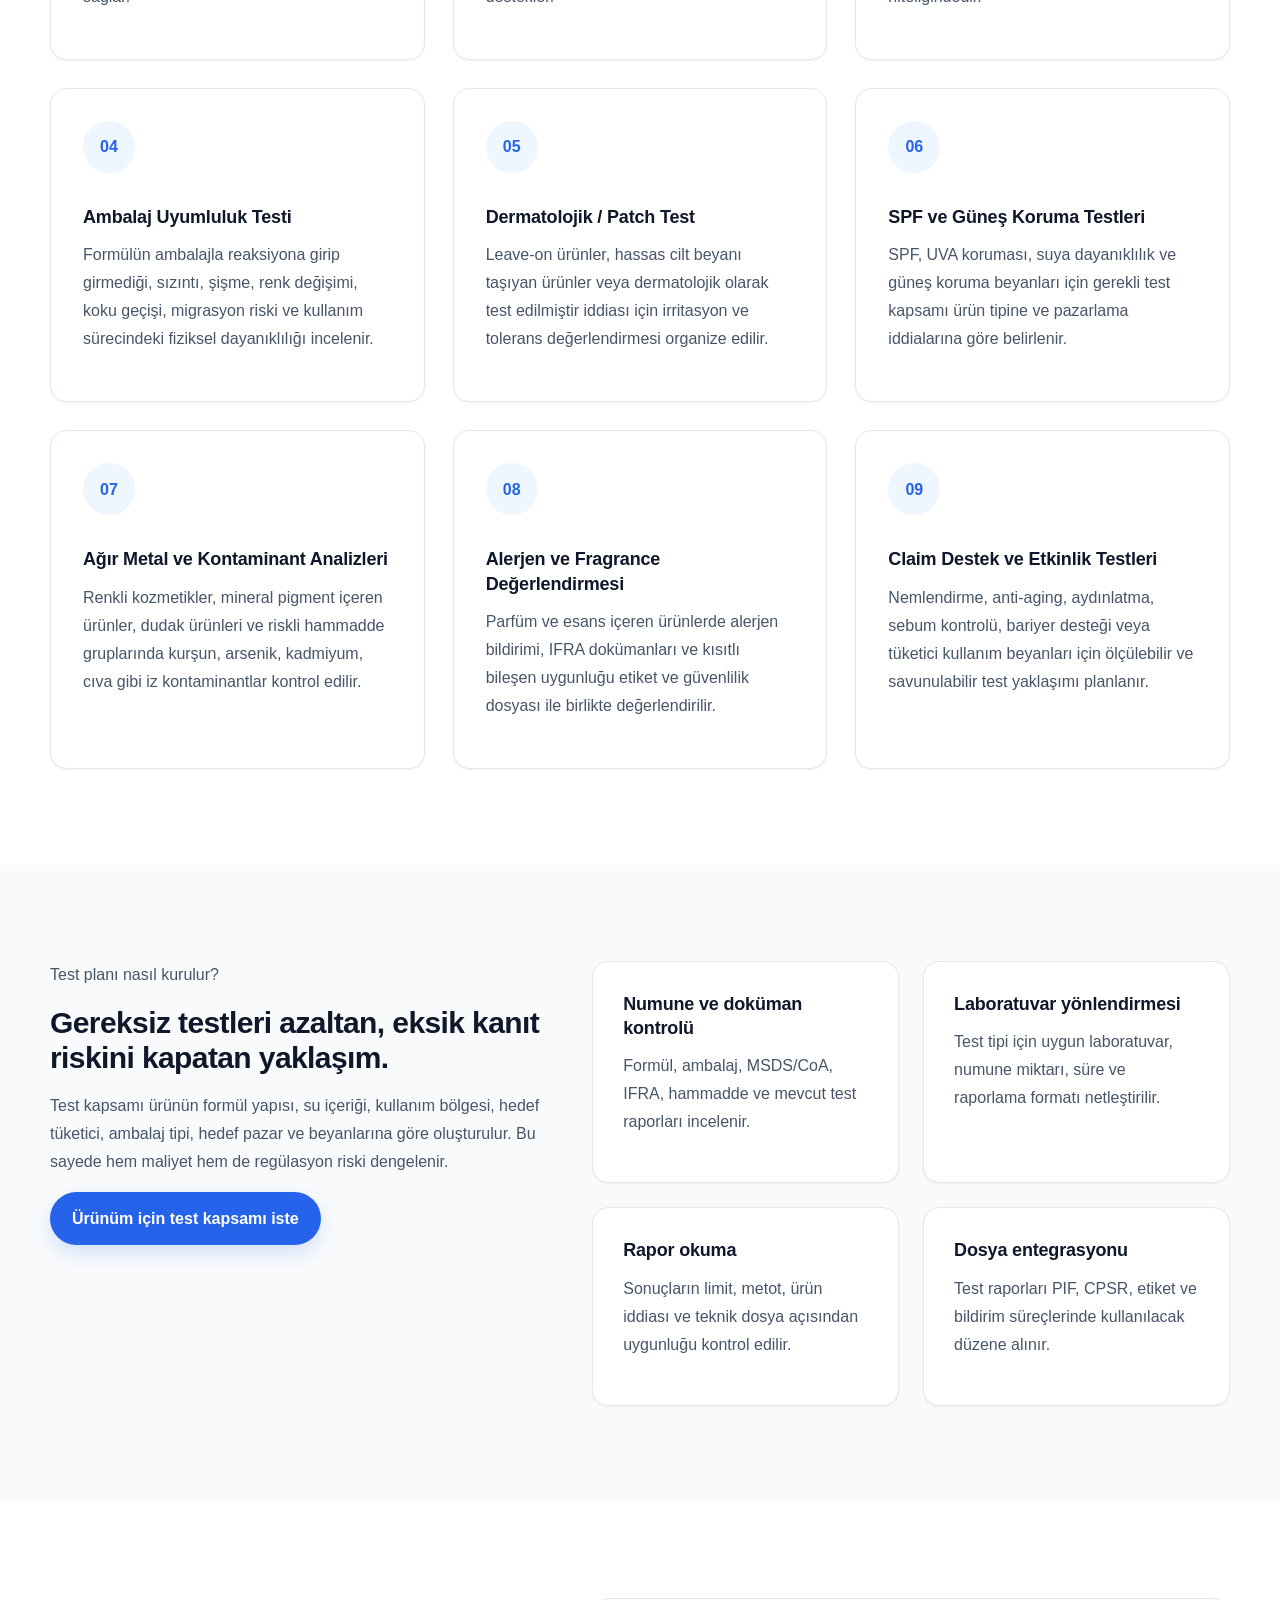
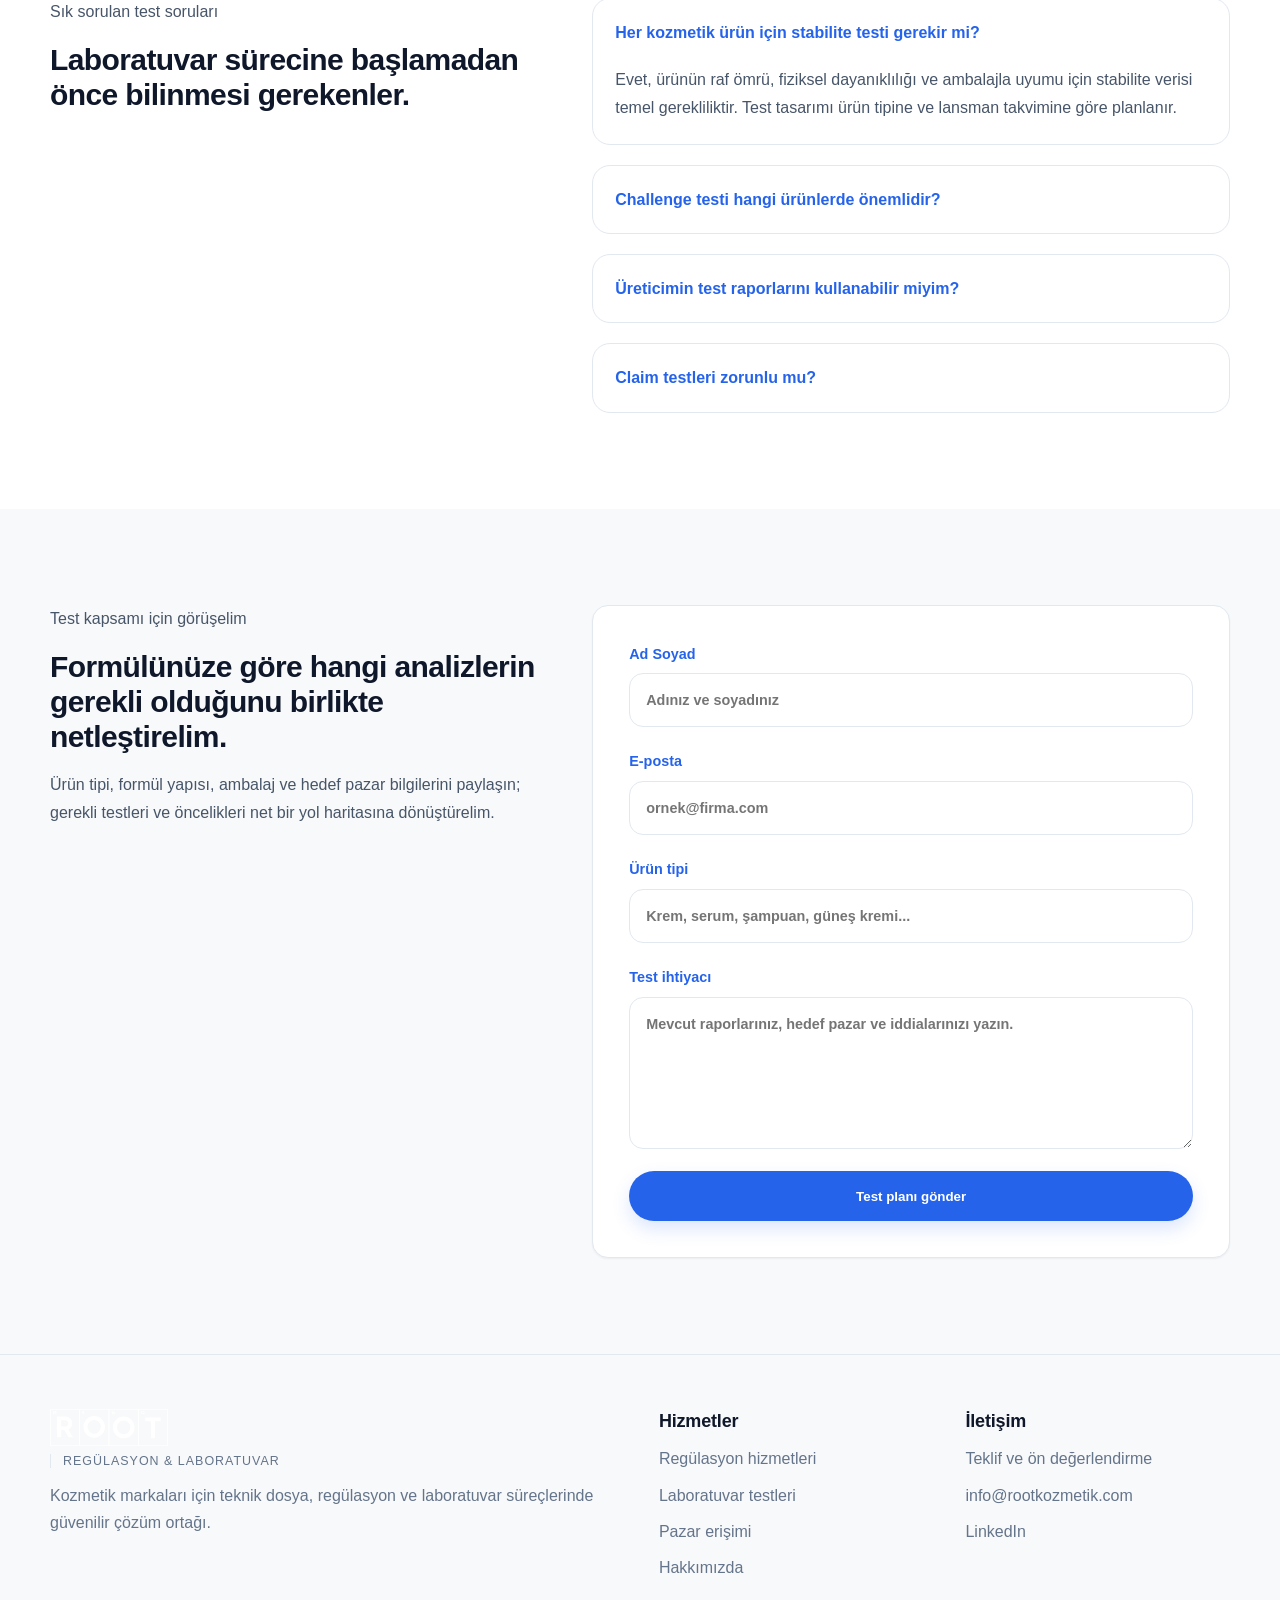
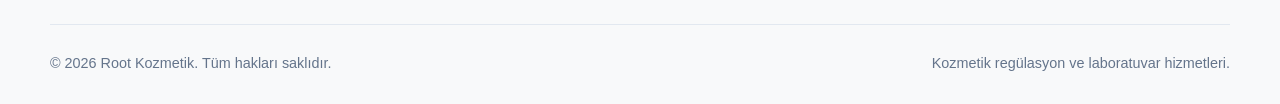
<file: testler.html>
<!doctype html>
<html lang="tr">
  <head>
    <meta charset="utf-8" />
    <meta name="viewport" content="width=device-width, initial-scale=1" />
    <title>Kozmetik Ürün Testleri | Root Kozmetik</title>
    <meta
      name="description"
      content="Root Kozmetik; stabilite, mikrobiyoloji, challenge, ambalaj uyumluluğu, dermatolojik, SPF, ağır metal, alerjen ve claim destek testleri için planlama ve laboratuvar koordinasyonu sunar."
    />
    <meta
      name="keywords"
      content="kozmetik testleri, stabilite testi, challenge test, mikrobiyolojik analiz, patch test, SPF testi, ağır metal analizi, ambalaj uyumluluk testi"
    />
    <meta name="robots" content="index, follow, max-image-preview:large" />
    <meta name="author" content="Root Kozmetik" />
    <meta name="theme-color" content="#0049ff" />
    <link rel="icon" href="assets/favicon-32.png" type="image/png" />
    <link rel="apple-touch-icon" href="assets/apple-touch-icon.png" />
    <link rel="canonical" href="https://rootkozmetik.com/testler.html" />

    <meta property="og:type" content="website" />
    <meta property="og:title" content="Kozmetik Ürün Testleri | Root Kozmetik" />
    <meta
      property="og:description"
      content="Kozmetik ürün güvenliği, raf ömrü, mikrobiyoloji, ambalaj uyumluluğu ve performans iddiaları için laboratuvar test yol haritası."
    />
    <meta property="og:url" content="https://rootkozmetik.com/testler.html" />
    <meta property="og:locale" content="tr_TR" />

    <link rel="stylesheet" href="styles.css" />

    <script type="application/ld+json">
      {
        "@context": "https://schema.org",
        "@type": "Service",
        "name": "Kozmetik Laboratuvar Test Koordinasyonu",
        "provider": {
          "@type": "ProfessionalService",
          "name": "Root Kozmetik",
          "url": "https://rootkozmetik.com/"
        },
        "areaServed": ["Türkiye", "European Union", "United Kingdom"],
        "serviceType": [
          "Stabilite testi",
          "Mikrobiyolojik analiz",
          "Challenge testi",
          "Ambalaj uyumluluk testi",
          "Dermatolojik test",
          "SPF ve claim destek testleri"
        ]
      }
    </script>
  </head>
  <body>
    <header class="site-header" data-header>
      <a class="brand" href="index.html" aria-label="Root Kozmetik ana sayfa">
        <img class="brand-logo" src="assets/root-logo-dark.svg" alt="Root Kozmetik" />
        <span class="brand-line">Regülasyon & Laboratuvar</span>
      </a>

      <button class="nav-toggle" type="button" aria-label="Menüyü aç" aria-expanded="false" data-nav-toggle>
        <span></span>
        <span></span>
        <span></span>
      </button>

      <nav class="main-nav" data-nav>
        <a href="hizmetler.html">Hizmetler</a>
        <a href="testler.html">Testler</a>
        <a href="hakkimizda.html">Hakkımızda</a>
        <a href="index.html#surec">Süreç</a>
        <a href="index.html#pazarlar">Pazarlar</a>
        <a href="iletisim.html">İletişim</a>
        <a class="nav-cta" href="iletisim.html">Teklif Al</a>
      </nav>
    </header>

    <main id="top">
      <section class="hero page-hero section-pad">
        <div class="hero-grid container">
          <div class="hero-copy">
            <p class="eyebrow">Kozmetik laboratuvar hizmetleri</p>
            <h1>Doğru test planı, güvenilir ürün dosyası.</h1>
            <p class="hero-lead">
              Her kozmetik ürün aynı test setine ihtiyaç duymaz. Root Kozmetik; formül, kullanım alanı, ambalaj,
              hedef pazar ve pazarlama iddialarına göre gerekli analizleri belirler, laboratuvar sürecini koordine eder.
            </p>
            <div class="hero-actions">
              <a class="btn btn-primary" href="iletisim.html">Test planı iste</a>
              <a class="btn btn-secondary" href="hizmetler.html">Regülasyon hizmetleri</a>
            </div>
            <div class="trust-row">
              <span>Stabilite</span>
              <span>Mikrobiyoloji</span>
              <span>Challenge</span>
              <span>Claim desteği</span>
            </div>
          </div>

          <div class="hero-panel">
            <div class="panel-top">
              <span class="status-dot"></span>
              <span>Test İhtiyaç Analizi</span>
            </div>
            <div class="score-card">
              <span class="score">01</span>
              <p>Gereken testleri ürün riskine göre önceliklendiririz.</p>
            </div>
            <ul class="check-list">
              <li><span></span> Ürün tipi ve kullanım şekli</li>
              <li><span></span> Su aktivitesi ve mikrobiyal risk</li>
              <li><span></span> Ambalaj-formül etkileşimi</li>
              <li><span></span> Etiket iddiaları ve hedef pazar</li>
            </ul>
          </div>
        </div>
      </section>

      <section class="metrics">
        <div class="container metrics-grid">
          <div>
            <strong>Stabilite</strong>
            <span>Raf ömrü ve fiziksel kalite takibi</span>
          </div>
          <div>
            <strong>Mikrobiyoloji</strong>
            <span>Kontaminasyon ve hijyen güvenliği</span>
          </div>
          <div>
            <strong>Performans</strong>
            <span>SPF, etkinlik ve iddia doğrulama</span>
          </div>
          <div>
            <strong>Dosya uyumu</strong>
            <span>Raporların PIF ve CPSR ile eşleşmesi</span>
          </div>
        </div>
      </section>

      <section class="section-pad">
        <div class="container">
          <div class="section-heading">
            <p class="eyebrow">Temel kozmetik testleri</p>
            <h2>Ürünün güvenliğini, dayanıklılığını ve iddialarını destekleyen analizler.</h2>
            <p>
              Referans aldığımız uluslararası hizmet kapsamlarında olduğu gibi testler, yalnızca laboratuvar sonucu
              üretmek için değil; ürün bilgi dosyası, güvenlilik değerlendirmesi ve pazara giriş kararlarını desteklemek
              için planlanır.
            </p>
          </div>

          <div class="cards service-grid">
            <article class="card">
              <span class="card-icon">01</span>
              <h3>Stabilite Testi</h3>
              <p>
                Renk, koku, görünüm, viskozite, pH, faz ayrımı, çökelme ve ambalaj içi davranış farklı sıcaklık ve
                süre koşullarında izlenir. Raf ömrü ve PAO kararları için temel veri sağlar.
              </p>
            </article>
            <article class="card">
              <span class="card-icon">02</span>
              <h3>Mikrobiyolojik Analiz</h3>
              <p>
                Toplam aerobik mikroorganizma, maya-küf ve patojen kontrolleri ile ürünün mikrobiyolojik kalitesi
                değerlendirilir. Üretim hijyeni ve parti serbest bırakma kararlarını destekler.
              </p>
            </article>
            <article class="card">
              <span class="card-icon">03</span>
              <h3>Challenge / Koruyucu Etkinlik Testi</h3>
              <p>
                Özellikle su içeren ürünlerde koruyucu sistemin bakteri, maya ve küfe karşı etkinliği test edilir.
                Sonuçlar CPSR ve PIF kapsamında kritik güvenlilik kanıtı niteliğindedir.
              </p>
            </article>
            <article class="card">
              <span class="card-icon">04</span>
              <h3>Ambalaj Uyumluluk Testi</h3>
              <p>
                Formülün ambalajla reaksiyona girip girmediği, sızıntı, şişme, renk değişimi, koku geçişi, migrasyon
                riski ve kullanım sürecindeki fiziksel dayanıklılığı incelenir.
              </p>
            </article>
            <article class="card">
              <span class="card-icon">05</span>
              <h3>Dermatolojik / Patch Test</h3>
              <p>
                Leave-on ürünler, hassas cilt beyanı taşıyan ürünler veya dermatolojik olarak test edilmiştir iddiası
                için irritasyon ve tolerans değerlendirmesi organize edilir.
              </p>
            </article>
            <article class="card">
              <span class="card-icon">06</span>
              <h3>SPF ve Güneş Koruma Testleri</h3>
              <p>
                SPF, UVA koruması, suya dayanıklılık ve güneş koruma beyanları için gerekli test kapsamı ürün tipine
                ve pazarlama iddialarına göre belirlenir.
              </p>
            </article>
            <article class="card">
              <span class="card-icon">07</span>
              <h3>Ağır Metal ve Kontaminant Analizleri</h3>
              <p>
                Renkli kozmetikler, mineral pigment içeren ürünler, dudak ürünleri ve riskli hammadde gruplarında
                kurşun, arsenik, kadmiyum, cıva gibi iz kontaminantlar kontrol edilir.
              </p>
            </article>
            <article class="card">
              <span class="card-icon">08</span>
              <h3>Alerjen ve Fragrance Değerlendirmesi</h3>
              <p>
                Parfüm ve esans içeren ürünlerde alerjen bildirimi, IFRA dokümanları ve kısıtlı bileşen uygunluğu
                etiket ve güvenlilik dosyası ile birlikte değerlendirilir.
              </p>
            </article>
            <article class="card">
              <span class="card-icon">09</span>
              <h3>Claim Destek ve Etkinlik Testleri</h3>
              <p>
                Nemlendirme, anti-aging, aydınlatma, sebum kontrolü, bariyer desteği veya tüketici kullanım beyanları
                için ölçülebilir ve savunulabilir test yaklaşımı planlanır.
              </p>
            </article>
          </div>
        </div>
      </section>

      <section class="section-pad soft-bg">
        <div class="container split">
          <div>
            <p class="eyebrow">Test planı nasıl kurulur?</p>
            <h2>Gereksiz testleri azaltan, eksik kanıt riskini kapatan yaklaşım.</h2>
            <p>
              Test kapsamı ürünün formül yapısı, su içeriği, kullanım bölgesi, hedef tüketici, ambalaj tipi, hedef
              pazar ve beyanlarına göre oluşturulur. Bu sayede hem maliyet hem de regülasyon riski dengelenir.
            </p>
            <a class="btn btn-primary" href="iletisim.html">Ürünüm için test kapsamı iste</a>
          </div>

          <div class="test-list">
            <article>
              <h3>Numune ve doküman kontrolü</h3>
              <p>Formül, ambalaj, MSDS/CoA, IFRA, hammadde ve mevcut test raporları incelenir.</p>
            </article>
            <article>
              <h3>Laboratuvar yönlendirmesi</h3>
              <p>Test tipi için uygun laboratuvar, numune miktarı, süre ve raporlama formatı netleştirilir.</p>
            </article>
            <article>
              <h3>Rapor okuma</h3>
              <p>Sonuçların limit, metot, ürün iddiası ve teknik dosya açısından uygunluğu kontrol edilir.</p>
            </article>
            <article>
              <h3>Dosya entegrasyonu</h3>
              <p>Test raporları PIF, CPSR, etiket ve bildirim süreçlerinde kullanılacak düzene alınır.</p>
            </article>
          </div>
        </div>
      </section>

      <section class="section-pad">
        <div class="container faq-grid">
          <div>
            <p class="eyebrow">Sık sorulan test soruları</p>
            <h2>Laboratuvar sürecine başlamadan önce bilinmesi gerekenler.</h2>
          </div>
          <div class="faq-list">
            <details open>
              <summary>Her kozmetik ürün için stabilite testi gerekir mi?</summary>
              <p>
                Evet, ürünün raf ömrü, fiziksel dayanıklılığı ve ambalajla uyumu için stabilite verisi temel gerekliliktir.
                Test tasarımı ürün tipine ve lansman takvimine göre planlanır.
              </p>
            </details>
            <details>
              <summary>Challenge testi hangi ürünlerde önemlidir?</summary>
              <p>
                Su içeren, çok kullanımlık veya mikrobiyal kontaminasyon riski taşıyan ürünlerde koruyucu sistemin
                etkinliğini kanıtlamak için önemlidir.
              </p>
            </details>
            <details>
              <summary>Üreticimin test raporlarını kullanabilir miyim?</summary>
              <p>
                Kullanılabilir; ancak raporun ürünle eşleşmesi, metot ve laboratuvar yeterliliği, tarih, numune tanımı
                ve hedef pazar beklentileri açısından kontrol edilmesi gerekir.
              </p>
            </details>
            <details>
              <summary>Claim testleri zorunlu mu?</summary>
              <p>
                Ürünün üzerinde ölçülebilir bir performans iddiası varsa, bu iddianın uygun test veya bilimsel veriyle
                desteklenmesi gerekir.
              </p>
            </details>
          </div>
        </div>
      </section>

      <section class="section-pad contact-section">
        <div class="container contact-grid">
          <div>
            <p class="eyebrow">Test kapsamı için görüşelim</p>
            <h2>Formülünüze göre hangi analizlerin gerekli olduğunu birlikte netleştirelim.</h2>
            <p>
              Ürün tipi, formül yapısı, ambalaj ve hedef pazar bilgilerini paylaşın; gerekli testleri ve öncelikleri
              net bir yol haritasına dönüştürelim.
            </p>
          </div>
          <form class="contact-form" action="mailto:info@rootkozmetik.com" method="post" enctype="text/plain">
            <label>
              Ad Soyad
              <input name="ad_soyad" type="text" placeholder="Adınız ve soyadınız" required />
            </label>
            <label>
              E-posta
              <input name="email" type="email" placeholder="ornek@firma.com" required />
            </label>
            <label>
              Ürün tipi
              <input name="urun_tipi" type="text" placeholder="Krem, serum, şampuan, güneş kremi..." />
            </label>
            <label>
              Test ihtiyacı
              <textarea name="mesaj" rows="5" placeholder="Mevcut raporlarınız, hedef pazar ve iddialarınızı yazın."></textarea>
            </label>
            <button class="btn btn-primary" type="submit">Test planı gönder</button>
          </form>
        </div>
      </section>
    </main>

    <footer class="site-footer">
      <div class="container footer-grid">
        <div>
          <a class="brand footer-brand" href="index.html">
            <img class="brand-logo" src="assets/root-logo-light.svg" alt="Root Kozmetik" />
            <span class="brand-line">Regülasyon & Laboratuvar</span>
          </a>
          <p>Kozmetik markaları için teknik dosya, regülasyon ve laboratuvar süreçlerinde güvenilir çözüm ortağı.</p>
        </div>
        <div>
          <h3>Hizmetler</h3>
          <a href="hizmetler.html">Regülasyon hizmetleri</a>
          <a href="testler.html">Laboratuvar testleri</a>
          <a href="index.html#pazarlar">Pazar erişimi</a>
          <a href="hakkimizda.html">Hakkımızda</a>
        </div>
        <div>
          <h3>İletişim</h3>
          <a href="iletisim.html">Teklif ve ön değerlendirme</a>
          <a href="mailto:info@rootkozmetik.com">info@rootkozmetik.com</a>
          <a href="https://www.linkedin.com/" rel="noopener">LinkedIn</a>
        </div>
      </div>
      <div class="container footer-bottom">
        <span>© 2026 Root Kozmetik. Tüm hakları saklıdır.</span>
        <span>Kozmetik regülasyon ve laboratuvar hizmetleri.</span>
      </div>
    </footer>

    <script src="script.js"></script>
  </body>
</html>
</file>
<file: styles.css>
:root {
  --ink: #0f172a;
  --muted: #64748b;
  --subtle: #64748b;
  --body: #475569;
  --brand: #2563eb;
  --brand-2: #3b82f6;
  --accent: #eff6ff;
  --cream: #f8fafc;
  --soft: #f8fafc;
  --white: #ffffff;
  --line: #e2e8f0;
  --shadow: 0 1px 2px rgba(15, 23, 42, 0.05);
  --shadow-hover: 0 8px 18px rgba(15, 23, 42, 0.08);
  --shadow-sm: 0 1px 2px rgba(15, 23, 42, 0.05);
  --shadow-md: 0 8px 18px rgba(15, 23, 42, 0.08);
  --radius: 16px;
  --max: 1180px;
}

* {
  box-sizing: border-box;
}

html {
  scroll-behavior: smooth;
  font-synthesis: none;
  -webkit-font-smoothing: antialiased;
  text-rendering: optimizeLegibility;
}

body {
  margin: 0;
  color: var(--body);
  font-family: "Inter", Arial, sans-serif;
  background: var(--white);
  line-height: 1.7;
}

a {
  color: inherit;
  text-decoration: none;
}

img,
svg {
  max-width: 100%;
}

.container {
  width: min(100% - 40px, var(--max));
  margin: 0 auto;
}

.section-pad {
  padding: 96px 0;
}

.soft-bg {
  background: var(--soft);
}

.site-header {
  position: sticky;
  top: 0;
  z-index: 20;
  display: flex;
  align-items: center;
  justify-content: space-between;
  gap: 24px;
  padding: 18px max(20px, calc((100vw - var(--max)) / 2));
  background: rgba(248, 249, 250, 0.84);
  border-bottom: 1px solid var(--line);
  backdrop-filter: blur(16px);
}

.brand {
  display: inline-flex;
  align-items: center;
  gap: 12px;
  min-width: max-content;
}

.brand-logo {
  display: block;
  width: 118px;
  height: auto;
}

.brand-line {
  padding-left: 12px;
  color: var(--muted);
  border-left: 1px solid var(--line);
  font-size: 0.78rem;
  font-weight: 500;
  letter-spacing: 0.08em;
  text-transform: uppercase;
}

.footer-brand .brand-line {
  color: var(--muted);
  border-left-color: var(--line);
}

.main-nav {
  display: flex;
  align-items: center;
  gap: 24px;
  color: var(--muted);
  font-size: 0.94rem;
  font-weight: 500;
}

.main-nav a:hover {
  color: var(--brand);
}

.nav-cta {
  color: var(--white) !important;
  padding: 10px 16px;
  border-radius: 999px;
  background: var(--brand);
  box-shadow: 0 8px 18px rgba(0, 113, 227, 0.14);
}

.nav-toggle {
  display: none;
  width: 44px;
  height: 44px;
  padding: 10px;
  border: 1px solid var(--line);
  border-radius: 14px;
  background: var(--white);
}

.nav-toggle span {
  display: block;
  height: 2px;
  margin: 5px 0;
  background: var(--brand);
}

.hero {
  position: relative;
  overflow: hidden;
  min-height: 680px;
  display: grid;
  align-items: center;
  background: var(--white);
  color: var(--ink);
}

.subpage-hero {
  min-height: 620px;
}

.subpage-hero h1 {
  max-width: 980px;
}

.subpage-hero .hero-lead {
  max-width: 760px;
}

.hero::before,
.hero::after {
  content: "";
  position: absolute;
  border: 1px solid rgba(26, 26, 26, 0.08);
  border-radius: 999px;
  pointer-events: none;
}

.hero::before {
  inset: 10% auto auto -10%;
  width: 420px;
  height: 420px;
}

.hero::after {
  right: -8%;
  bottom: -22%;
  width: 620px;
  height: 620px;
}

.hero-grid {
  position: relative;
  z-index: 1;
  display: grid;
  grid-template-columns: minmax(0, 1.04fr) minmax(360px, 0.72fr);
  gap: 32px;
  align-items: center;
}

.eyebrow {
  margin: 0 0 16px;
  color: var(--subtle);
  font-size: 1rem;
  font-weight: 500;
  line-height: 1.5;
  letter-spacing: normal;
  text-transform: none;
}

h1,
h2,
h3,
p {
  margin-top: 0;
}

h1 {
  max-width: 760px;
  margin-bottom: 16px;
  color: var(--ink);
  font-size: 2.25rem;
  font-weight: 800;
  line-height: 1.1;
  letter-spacing: -0.025em;
}

@media (min-width: 768px) {
  h1 {
    font-size: 3rem;
  }
}

h2 {
  margin-bottom: 16px;
  color: var(--ink);
  font-size: 1.875rem;
  font-weight: 700;
  line-height: 1.18;
  letter-spacing: -0.02em;
}

h3 {
  margin-bottom: 12px;
  color: var(--ink);
  font-size: 1.125rem;
  font-weight: 600;
  line-height: 1.35;
  letter-spacing: -0.01em;
}

.hero-lead {
  max-width: 680px;
  color: var(--subtle);
  font-size: 1.125rem;
  line-height: 1.75;
  letter-spacing: normal;
}

.hero-actions,
.trust-row {
  display: flex;
  flex-wrap: wrap;
  gap: 12px;
  align-items: center;
}

.hero-actions {
  margin: 32px 0 24px;
}

.btn {
  display: inline-flex;
  align-items: center;
  justify-content: center;
  min-height: 50px;
  padding: 13px 22px;
  border: 0;
  border-radius: 999px;
  cursor: pointer;
  font-weight: 600;
  transition:
    transform 180ms ease,
    box-shadow 180ms ease,
    background 180ms ease;
}

.btn:hover {
  transform: translateY(-1px);
}

.btn-primary {
  color: var(--white);
  background: var(--brand);
  box-shadow: 0 8px 18px rgba(37, 99, 235, 0.16);
}

.hero .btn-primary {
  color: var(--white);
  background: var(--brand);
}

.btn-secondary {
  color: var(--brand);
  border: 1px solid var(--line);
  background: var(--white);
  box-shadow: var(--shadow-sm);
}

.trust-row span {
  padding: 8px 12px;
  color: var(--muted);
  border: 1px solid var(--line);
  border-radius: 999px;
  background: rgba(255, 255, 255, 0.72);
  font-size: 0.9rem;
}

.hero-panel {
  padding: 32px;
  border: 1px solid var(--line);
  border-radius: var(--radius);
  background: var(--white);
  box-shadow: var(--shadow-sm);
}

.panel-top,
.score-card,
.check-list li,
.mini-alert {
  border-radius: 16px;
  background: var(--soft);
}

.panel-top {
  display: flex;
  gap: 10px;
  align-items: center;
  padding: 13px 16px;
  margin-bottom: 18px;
}

.status-dot {
  width: 10px;
  height: 10px;
  border-radius: 999px;
  background: #6ee7b7;
  box-shadow: 0 0 0 7px rgba(110, 231, 183, 0.16);
}

.score-card {
  padding: 26px;
  margin-bottom: 16px;
}

.score {
  display: block;
  margin-bottom: 12px;
  color: var(--ink);
  font-size: 3rem;
  font-weight: 800;
  line-height: 1;
  letter-spacing: -0.025em;
}

.score-card p,
.mini-alert p,
.check-list {
  margin-bottom: 0;
}

.check-list {
  display: grid;
  gap: 10px;
  padding: 0;
  list-style: none;
}

.check-list li {
  display: flex;
  gap: 10px;
  align-items: center;
  padding: 13px 14px;
  color: var(--ink);
}

.check-list li span {
  width: 10px;
  height: 10px;
  border-radius: 50%;
  background: var(--brand);
}

.mini-alert {
  margin-top: 16px;
  padding: 18px;
}

.mini-alert p {
  color: var(--muted);
  font-size: 0.95rem;
}

.metrics {
  padding: 28px 0;
  background: rgba(255, 255, 255, 0.72);
  border-block: 1px solid var(--line);
  backdrop-filter: blur(12px);
}

.metrics-grid {
  display: grid;
  grid-template-columns: repeat(4, 1fr);
  gap: 18px;
}

.metrics-grid div {
  padding: 18px 0;
}

.metrics-grid strong,
.metrics-grid span {
  display: block;
}

.metrics-grid strong {
  color: var(--brand);
  font-size: 1.28rem;
  letter-spacing: -0.03em;
}

.quick-route {
  padding: 34px 0 0;
  background: transparent;
}

.quick-route-grid {
  display: grid;
  grid-template-columns: repeat(4, 1fr);
  gap: 24px;
}

.route-card {
  display: flex;
  min-height: 150px;
  flex-direction: column;
  justify-content: space-between;
  padding: 28px;
  border: 1px solid var(--line);
  border-radius: 22px;
  background:
    linear-gradient(145deg, rgba(0, 113, 227, 0.06), rgba(255, 255, 255, 0)),
    var(--white);
  box-shadow: var(--shadow);
  transition:
    transform 180ms ease,
    border-color 180ms ease,
    box-shadow 180ms ease;
}

.route-card:hover {
  transform: translateY(-4px);
  border-color: rgba(37, 99, 235, 0.28);
  box-shadow: var(--shadow-hover);
}

.route-card strong {
  display: block;
  margin-bottom: 12px;
  color: var(--brand);
  font-size: 1.02rem;
}

.route-card span {
  color: var(--muted);
  font-size: 0.94rem;
}

.route-card em {
  color: var(--ink);
  font-size: 0.9rem;
  font-style: normal;
  font-weight: 600;
}

.metrics-grid span,
.site-footer p {
  color: var(--muted);
}

.section-heading p,
.split p,
.market-grid p,
.value-grid p,
.faq-grid p,
.contact-grid p,
.card p,
.test-list p,
.timeline p,
.detail-block p,
.process-panel p,
.service-summary p,
details p {
  color: var(--body);
  line-height: 1.75;
  letter-spacing: normal;
}

.section-heading {
  max-width: 830px;
  margin-bottom: 42px;
}

.cards,
.value-grid,
.market-cards {
  display: grid;
  gap: 28px;
}

.service-grid {
  grid-template-columns: repeat(3, 1fr);
}

.card,
.value-grid article,
.market-cards article,
.test-list article,
.timeline article,
.contact-form,
.detail-block,
.process-panel,
.service-summary {
  border: 1px solid var(--line);
  border-radius: var(--radius);
  background: var(--white);
  box-shadow: var(--shadow-sm);
  transition:
    box-shadow 180ms ease,
    transform 180ms ease,
    border-color 180ms ease;
}

.card:hover,
.value-grid article:hover,
.market-cards article:hover,
.test-list article:hover,
.timeline article:hover,
.detail-block:hover,
.process-panel:hover,
.service-summary:hover {
  border-color: #cbd5e1;
  box-shadow: var(--shadow-md);
  transform: translateY(-2px);
}

.card {
  min-height: 290px;
  padding: 32px;
}

.card-icon {
  display: inline-grid;
  width: 52px;
  height: 52px;
  place-items: center;
  margin-bottom: 32px;
  color: var(--brand);
  border-radius: 999px;
  background: #eef6ff;
  font-weight: 600;
}

.split,
.market-grid,
.faq-grid,
.contact-grid {
  display: grid;
  grid-template-columns: minmax(0, 0.8fr) minmax(0, 1fr);
  gap: 32px;
  align-items: start;
}

.test-list {
  display: grid;
  grid-template-columns: repeat(2, 1fr);
  gap: 24px;
}

.test-list article {
  padding: 30px;
}

.detail-grid {
  display: grid;
  grid-template-columns: repeat(2, 1fr);
  gap: 28px;
}

.detail-block {
  padding: 36px;
}

.detail-block ul,
.process-panel ul,
.service-summary ul {
  display: grid;
  gap: 14px;
  padding-left: 20px;
  margin: 24px 0 0;
  color: var(--muted);
}

.process-panel,
.service-summary {
  padding: 36px;
}

.service-summary {
  margin-top: 28px;
}

.timeline {
  display: grid;
  grid-template-columns: repeat(4, 1fr);
  gap: 24px;
}

.timeline article {
  position: relative;
  padding: 34px;
}

.timeline article span {
  display: grid;
  width: 46px;
  height: 46px;
  place-items: center;
  margin-bottom: 32px;
  color: var(--white);
  border-radius: 50%;
  background: var(--brand);
  font-weight: 600;
}

.market-section {
  color: var(--ink);
  background: #f8f9fa;
}

.market-section p {
  color: var(--muted);
}

.market-cards {
  grid-template-columns: repeat(2, 1fr);
}

.market-cards article {
  padding: 32px;
  color: var(--ink);
}

.market-cards strong,
.market-cards span {
  display: block;
}

.market-cards strong {
  margin-bottom: 12px;
  color: var(--brand);
  font-size: 1.08rem;
}

.market-cards span {
  color: var(--muted);
}

.value-grid {
  grid-template-columns: repeat(3, 1fr);
}

.value-grid article {
  padding: 36px;
}

.faq-list {
  display: grid;
  gap: 20px;
}

details {
  border: 1px solid var(--line);
  border-radius: 18px;
  background: var(--white);
  overflow: hidden;
}

summary {
  cursor: pointer;
  padding: 20px 22px;
  color: var(--brand);
  font-weight: 600;
  list-style: none;
}

summary::-webkit-details-marker {
  display: none;
}

details p {
  margin: 0;
  padding: 0 22px 22px;
}

.contact-section {
  background: #f8f9fa;
}

.contact-points {
  display: grid;
  grid-template-columns: repeat(2, minmax(0, 1fr));
  gap: 16px;
  padding: 0;
  margin: 28px 0 0;
  list-style: none;
}

.contact-points li {
  padding: 16px 18px;
  border: 1px solid var(--line);
  border-radius: 14px;
  background: var(--white);
  color: var(--brand);
  font-weight: 600;
}

.contact-form {
  display: grid;
  gap: 22px;
  padding: 36px;
}

input:focus,
select:focus,
textarea:focus {
  border-color: rgba(0, 113, 227, 0.38);
  box-shadow: 0 0 0 4px rgba(0, 113, 227, 0.08);
  outline: none;
}

label {
  display: grid;
  gap: 7px;
  color: var(--brand);
  font-size: 0.9rem;
  font-weight: 600;
}

input,
select,
textarea {
  width: 100%;
  padding: 14px 16px;
  color: var(--ink);
  border: 1px solid var(--line);
  border-radius: 14px;
  background: #ffffff;
  font: inherit;
}

textarea {
  resize: vertical;
}

.form-note {
  margin: 0;
  font-size: 0.88rem;
}

.site-footer {
  padding: 54px 0 28px;
  color: var(--muted);
  background: #f8f9fa;
  border-top: 1px solid var(--line);
}

.footer-grid {
  display: grid;
  grid-template-columns: 1.5fr 0.7fr 0.7fr;
  gap: 42px;
}

.footer-brand {
  color: var(--ink);
  margin-bottom: 16px;
}

.site-footer h3 {
  color: var(--ink);
}

.site-footer a {
  display: block;
  margin-bottom: 9px;
}

.footer-bottom {
  display: flex;
  justify-content: space-between;
  gap: 20px;
  padding-top: 26px;
  margin-top: 34px;
  border-top: 1px solid var(--line);
  font-size: 0.9rem;
}

@media (max-width: 980px) {
  .nav-toggle {
    display: block;
  }

  .main-nav {
    position: absolute;
    top: calc(100% + 1px);
    right: 20px;
    left: 20px;
    display: none;
    flex-direction: column;
    align-items: stretch;
    gap: 0;
    padding: 12px;
    border: 1px solid var(--line);
    border-radius: 20px;
    background: var(--white);
    box-shadow: var(--shadow);
  }

  .main-nav.is-open {
    display: flex;
  }

  .main-nav a {
    padding: 12px 14px;
  }

  .hero-grid,
  .split,
  .market-grid,
  .faq-grid,
  .contact-grid,
  .detail-grid {
    grid-template-columns: 1fr;
  }

  .hero {
    min-height: auto;
  }

  .service-grid,
  .timeline,
  .quick-route-grid,
  .metrics-grid {
    grid-template-columns: repeat(2, 1fr);
  }
}

@media (max-width: 680px) {
  .container {
    width: min(100% - 28px, var(--max));
  }

  .section-pad {
    padding: 68px 0;
  }

  .site-header {
    padding-inline: 14px;
  }

  h1 {
    font-size: 2.25rem;
  }

  .hero-panel {
    padding: 18px;
  }

  .service-grid,
  .test-list,
  .timeline,
  .metrics-grid,
    .quick-route-grid,
  .market-cards,
  .value-grid,
  .contact-points,
  .footer-grid {
    grid-template-columns: 1fr;
  }

  .card {
    min-height: auto;
  }

  .footer-bottom {
    flex-direction: column;
  }
}
</file>
